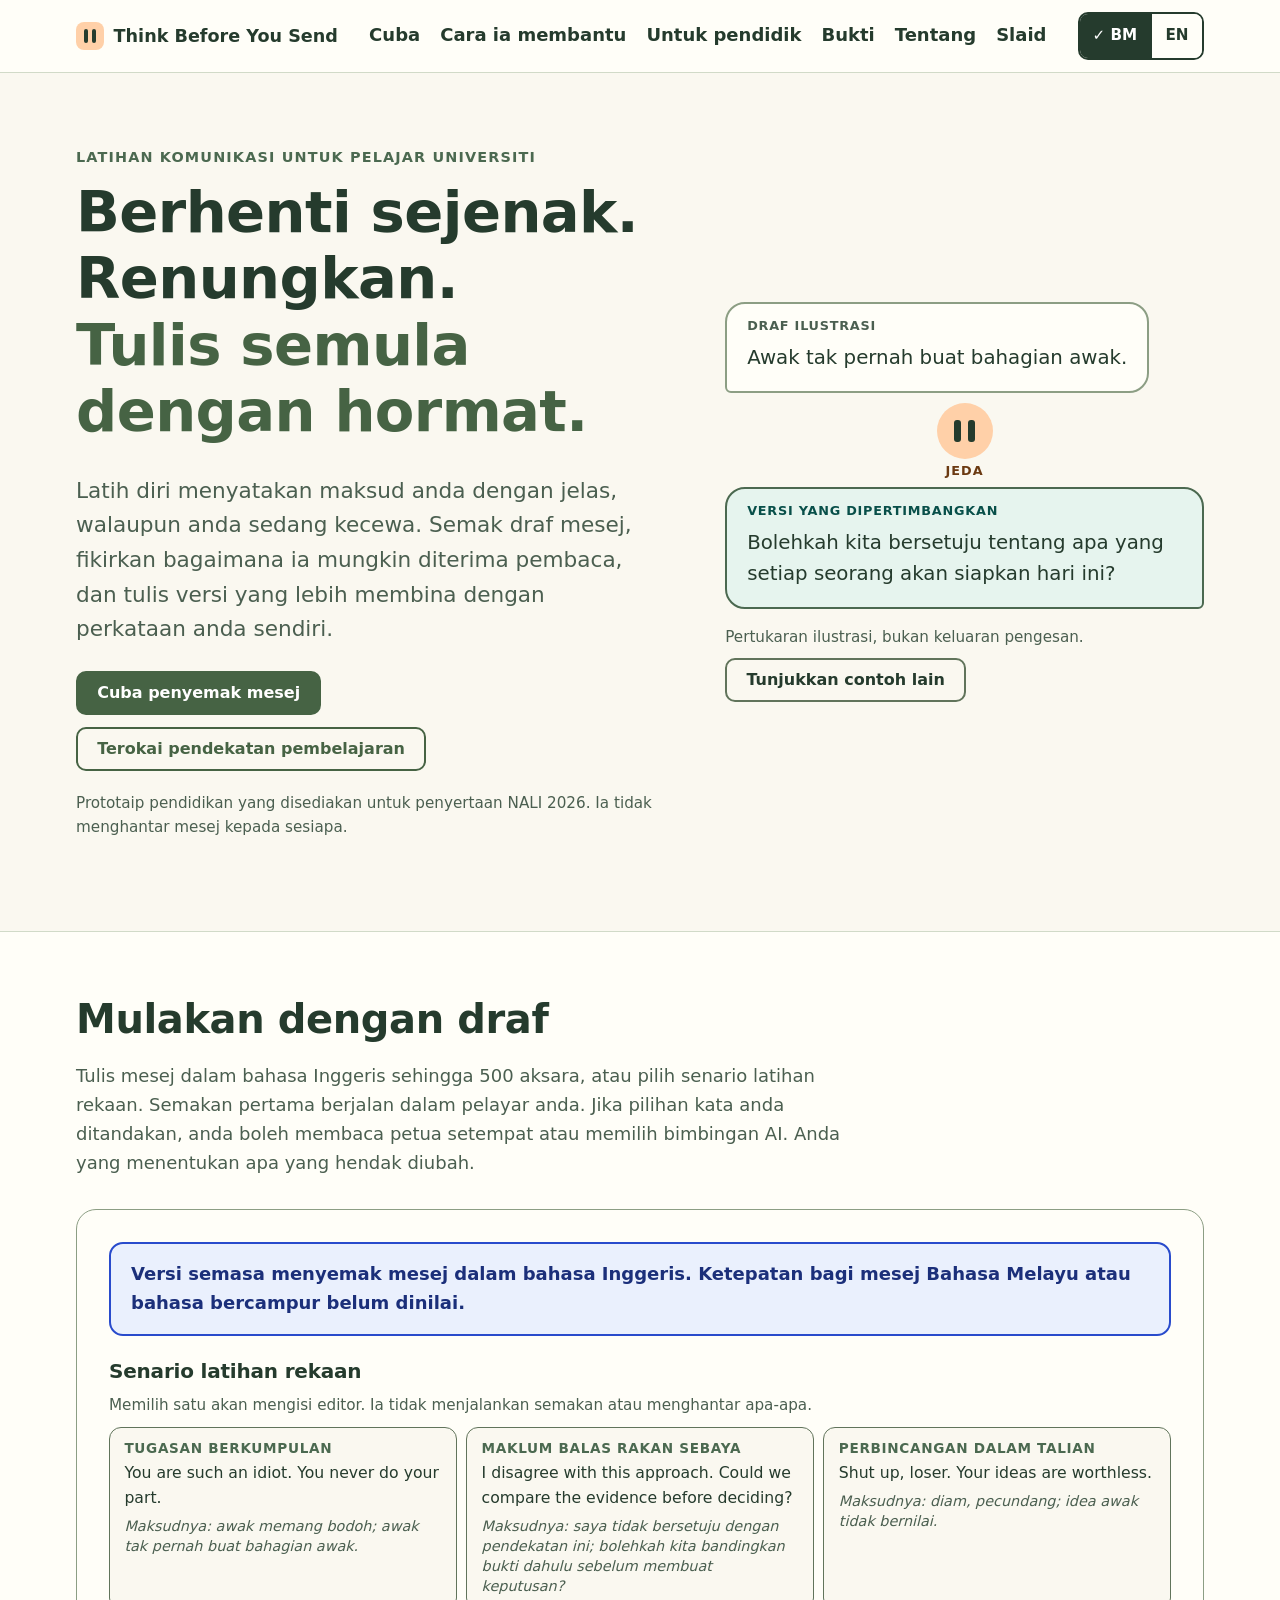
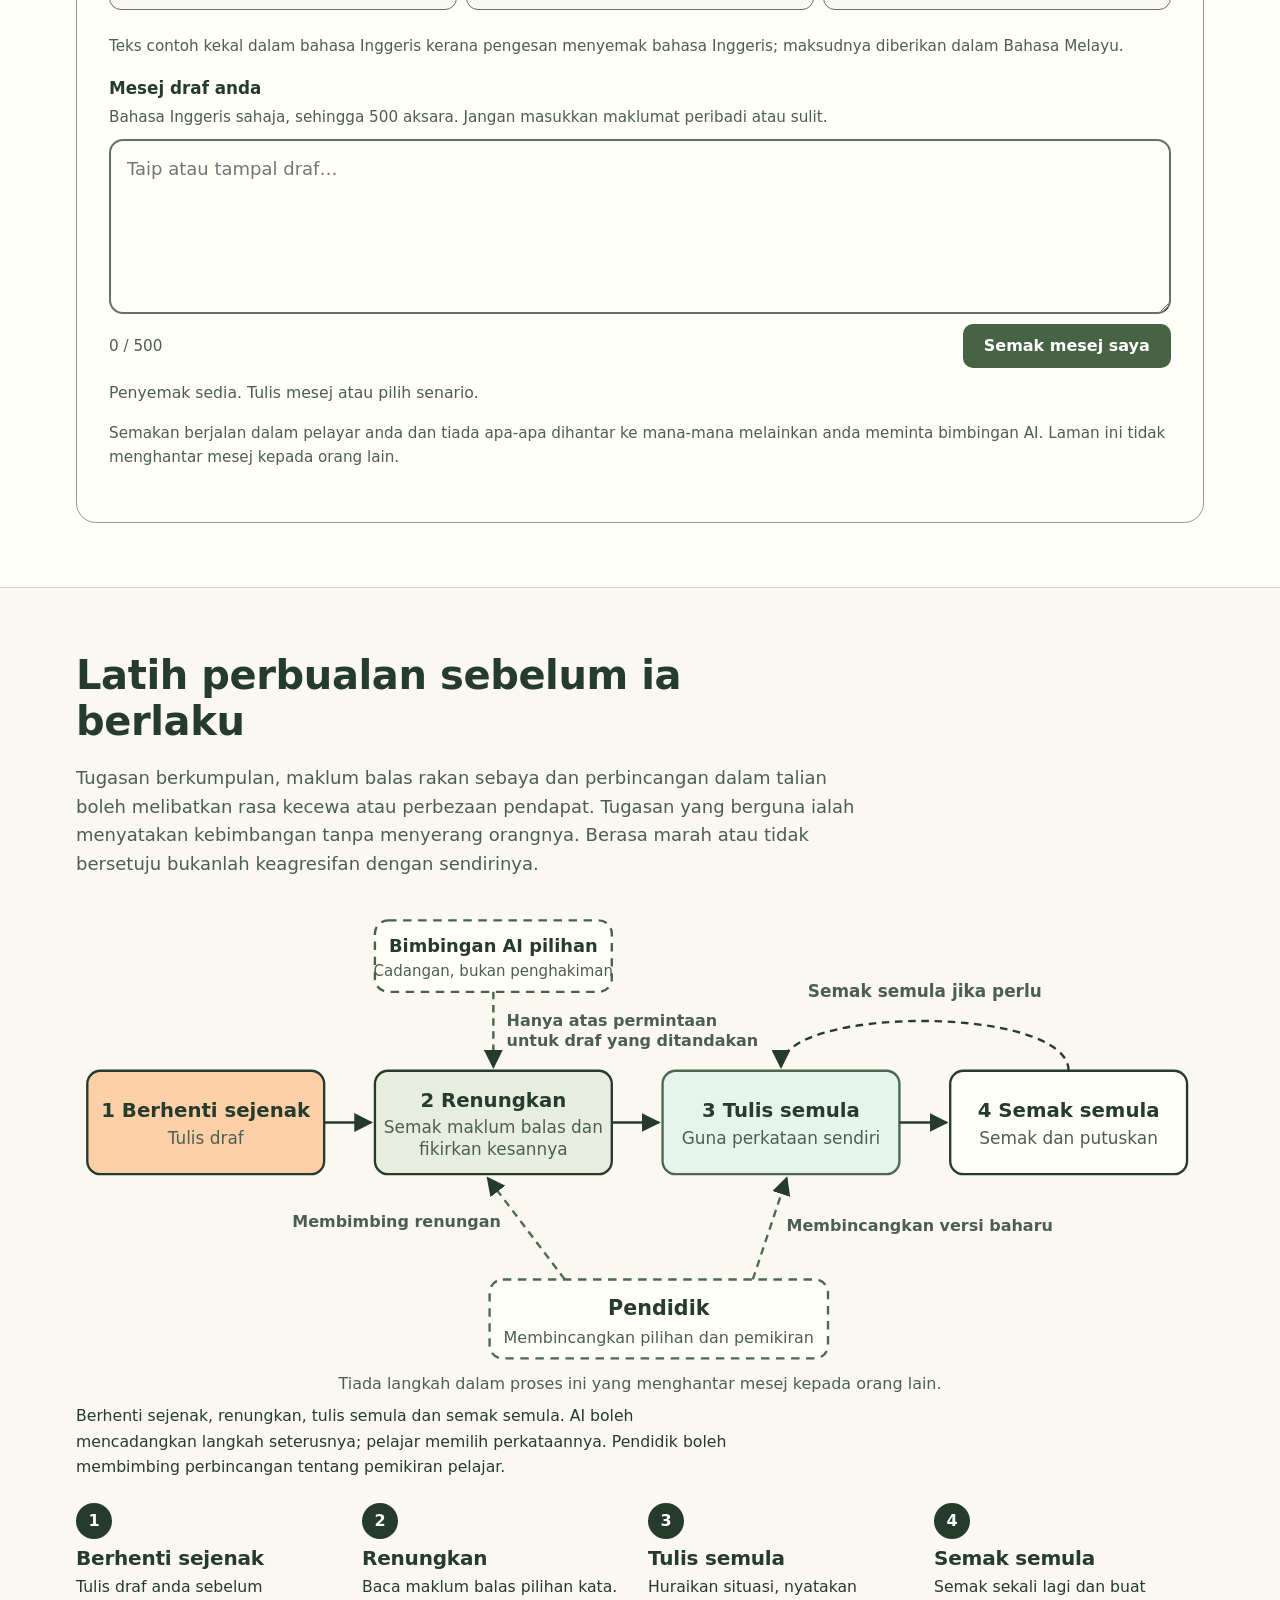
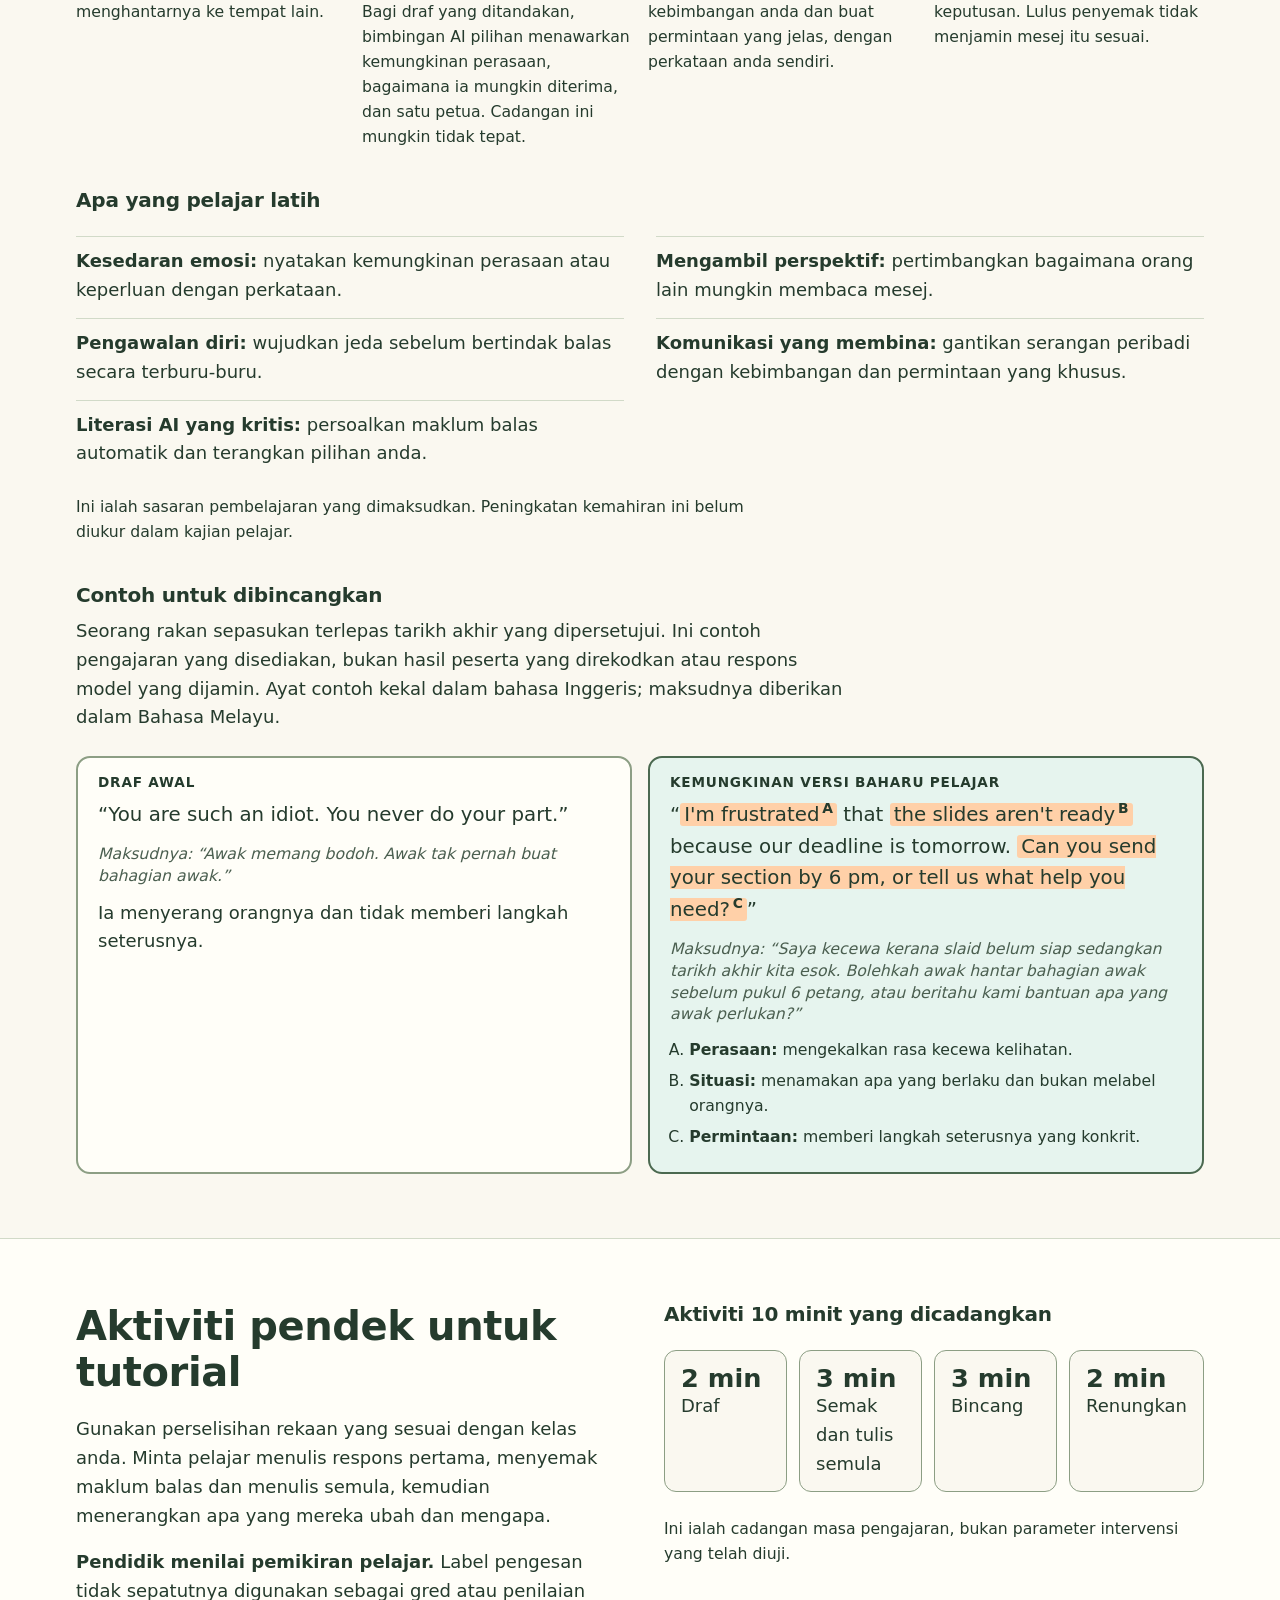
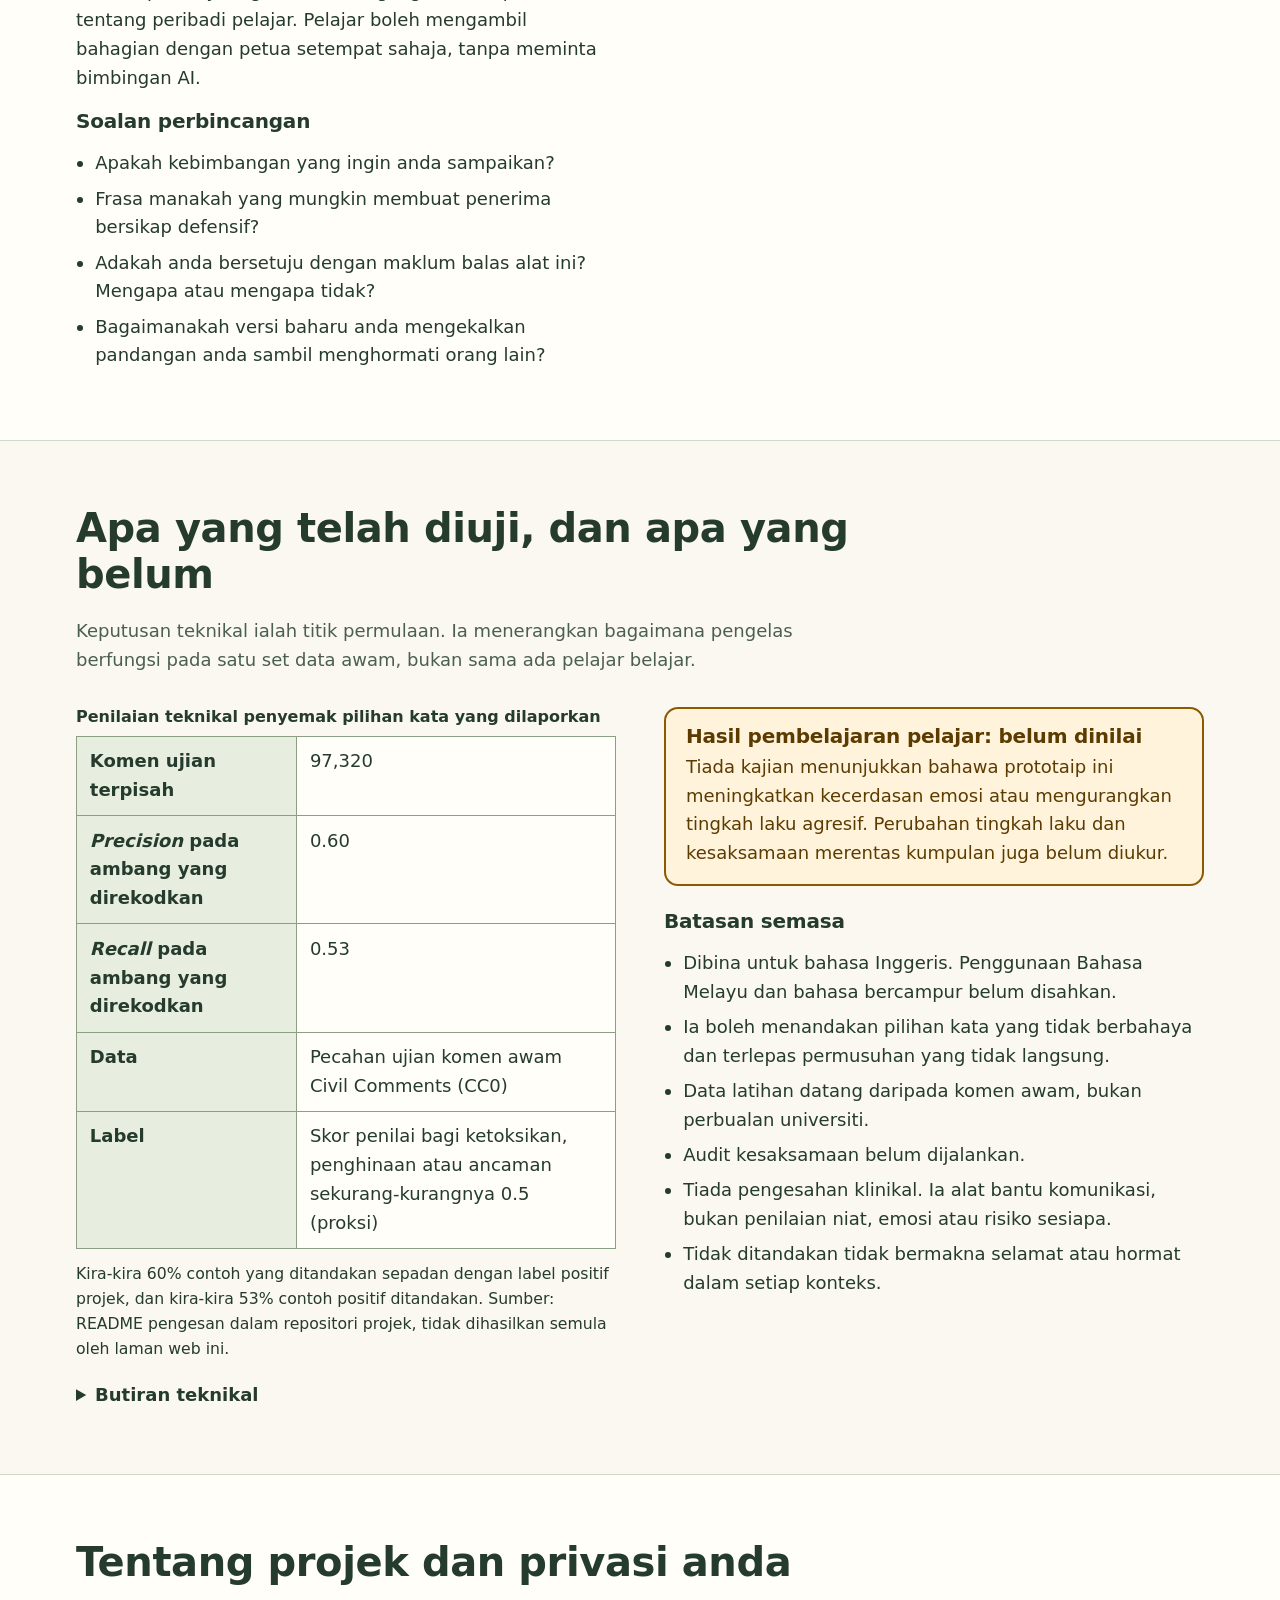
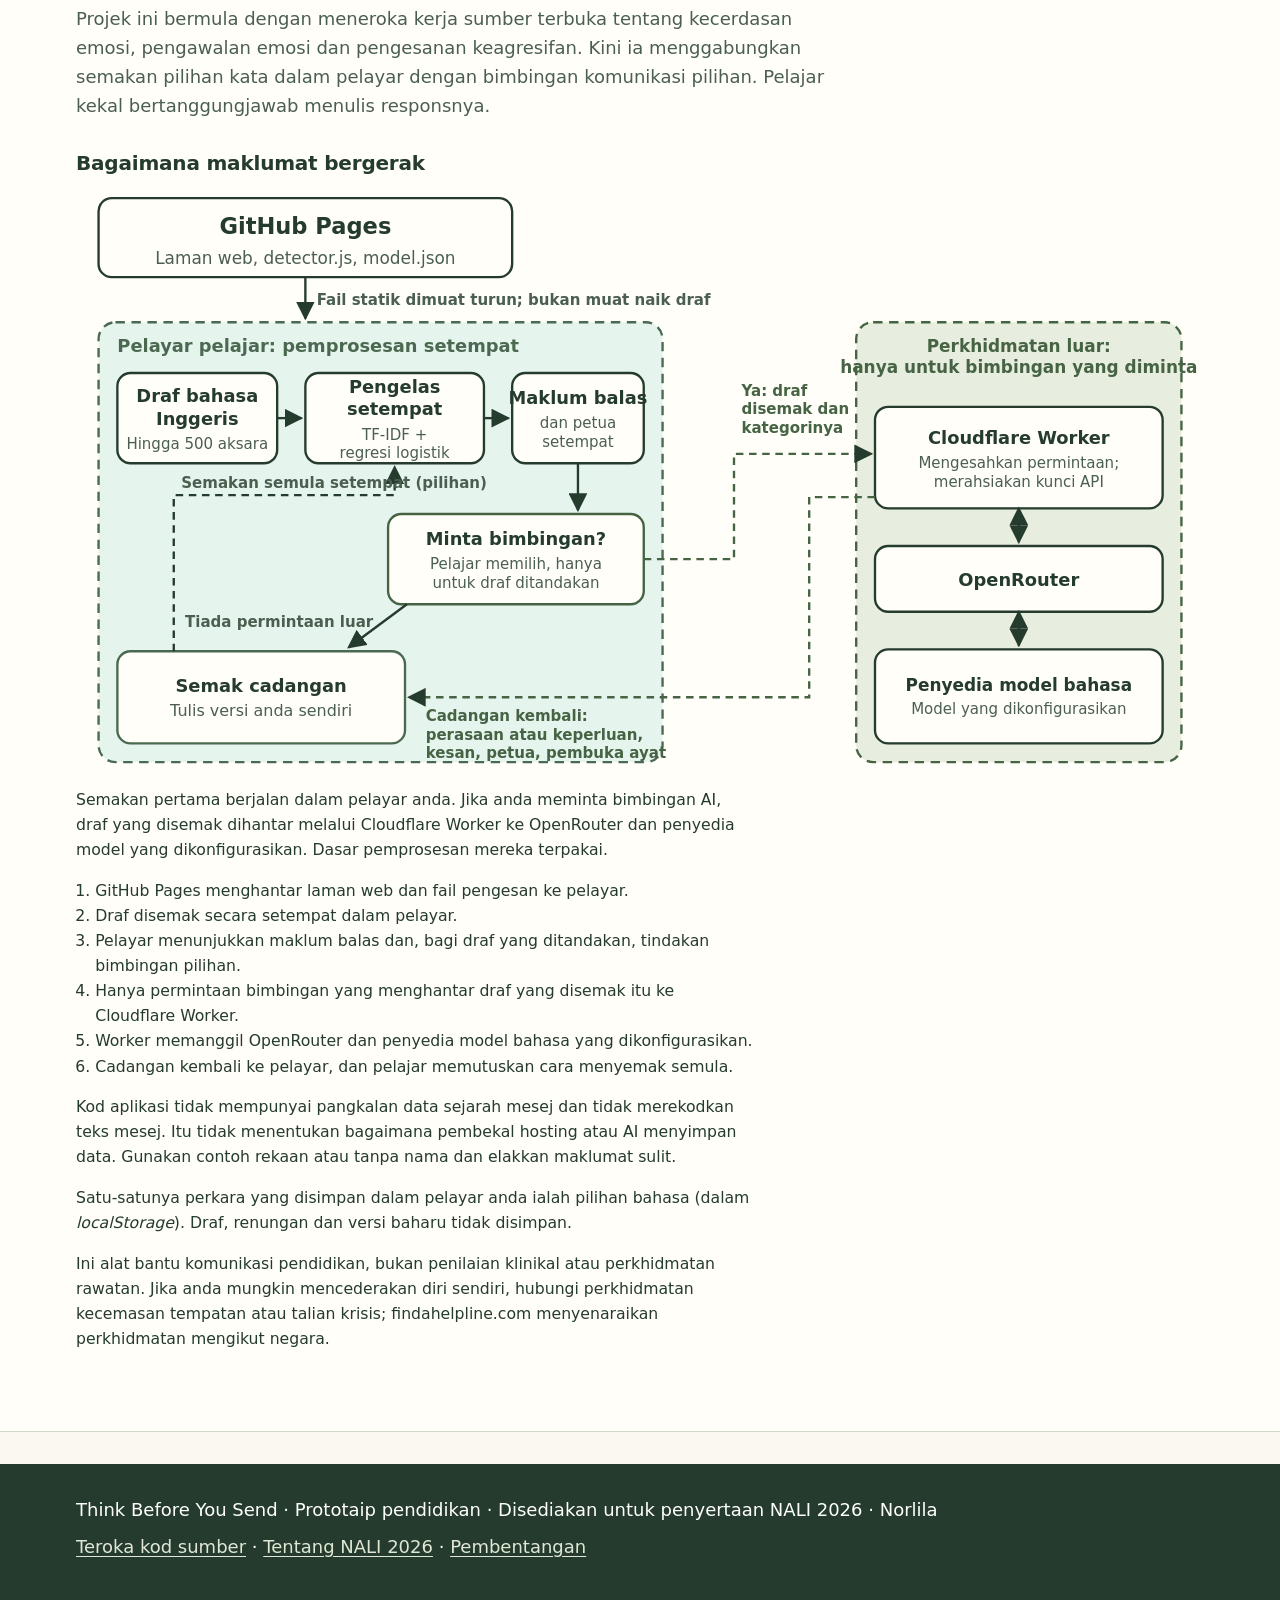
<file: docs/index.html>
<!doctype html>
<html lang="ms-MY" data-title-key="meta.title">
<head>
<meta charset="utf-8">
<meta name="viewport" content="width=device-width, initial-scale=1">
<title>Think Before You Send: berlatih menulis mesej dengan hormat</title>
<meta name="description" content="Alat latihan komunikasi untuk pelajar universiti: semak draf mesej, renungkan bagaimana ia mungkin diterima, dan tulis semula dengan perkataan anda sendiri." data-i18n-attr="content:meta.desc">
<link rel="stylesheet" href="assets/css/site.css">
</head>
<body>
<a class="skip-link" href="#try" data-i18n="skip"></a>

<header class="site-header">
  <div class="container">
    <a class="brand" href="#top"><span class="brand__mark" aria-hidden="true"><i></i><i></i></span>Think Before You Send</a>
    <div class="lang-switch" role="group" data-i18n-attr="aria-label:lang.group" aria-label="Bahasa / Language">
      <button type="button" class="lang-btn" data-set-lang="ms" lang="ms" aria-label="Bahasa Melayu" aria-pressed="true"><span aria-hidden="true">BM</span></button>
      <button type="button" class="lang-btn" data-set-lang="en" lang="en" aria-label="English" aria-pressed="false"><span aria-hidden="true">EN</span></button>
    </div>
    <nav class="site-nav" data-i18n-attr="aria-label:nav.aria" aria-label="Menu utama">
      <ul>
        <li><a href="#try" data-i18n="nav.try"></a></li>
        <li><a href="#how" data-i18n="nav.how"></a></li>
        <li><a href="#educators" data-i18n="nav.educators"></a></li>
        <li><a href="#evidence" data-i18n="nav.evidence"></a></li>
        <li><a href="#about" data-i18n="nav.about"></a></li>
        <li><a href="presentation/" data-i18n="nav.slides"></a></li>
      </ul>
    </nav>
  </div>
</header>
<p class="visually-hidden" id="lang-live" role="status"></p>
<noscript><p class="noscript">Laman ini memerlukan JavaScript untuk penyemak dan pertukaran bahasa. / This page needs JavaScript for the checker and language switch.</p></noscript>

<main id="top">
  <section class="hero" aria-labelledby="hero-title">
    <div class="container hero__grid">
      <div>
        <p class="eyebrow" data-i18n="hero.eyebrow"></p>
        <h1 id="hero-title"><span data-i18n="hero.h1a"></span> <span class="accent" data-i18n="hero.h1b"></span></h1>
        <p class="hero__lede" data-i18n="hero.lede"></p>
        <div class="hero__actions">
          <a class="btn" href="#try" id="cta-try" data-i18n="hero.cta.try"></a>
          <a class="btn btn--secondary" href="#how" data-i18n="hero.cta.how"></a>
        </div>
        <p class="hero__context" data-i18n="hero.context"></p>
      </div>

      <figure class="exchange" aria-labelledby="exchange-cap">
        <div class="exchange__stack">
          <div class="msg msg--draft fade" id="ex-draft-box">
            <span class="msg__label" data-i18n="exchange.draftLabel"></span>
            <p id="ex-draft" data-i18n="hero.ex0.draft"></p>
          </div>
          <div class="pause" aria-hidden="true">
            <span class="pause__icon"><i></i><i></i></span>
            <span class="pause__text" data-i18n="exchange.pause"></span>
          </div>
          <div class="msg msg--revision fade" id="ex-rev-box">
            <span class="msg__label" data-i18n="exchange.revLabel"></span>
            <p id="ex-rev" data-i18n="hero.ex0.rev"></p>
          </div>
        </div>
        <figcaption class="exchange__caption" id="exchange-cap">
          <p data-i18n="exchange.caption"></p>
          <button type="button" class="btn btn--quiet" id="ex-toggle" data-i18n="exchange.toggle"></button>
        </figcaption>
      </figure>
    </div>
  </section>

  <section class="section section--surface" id="try" aria-labelledby="try-title">
    <div class="container">
      <div class="section__intro">
        <h2 id="try-title" data-i18n="try.title"></h2>
        <p data-i18n="try.intro"></p>
      </div>

      <div class="workspace">
        <p class="panel panel--info lang-notice" id="lang-notice" data-i18n="notice.lang"></p>

        <h3 id="scenarios-title" data-i18n="scen.title"></h3>
        <p class="field-hint" data-i18n="scen.hint"></p>
        <ul class="scenario-list" aria-labelledby="scenarios-title">
          <li><button type="button" class="scenario" data-text="You are such an idiot. You never do your part."><strong data-i18n="scen.1.label"></strong><span lang="en">You are such an idiot. You never do your part.</span><small class="gloss" data-i18n="scen.1.gloss" data-i18n-hide-empty></small></button></li>
          <li><button type="button" class="scenario" data-text="I disagree with this approach. Could we compare the evidence before deciding?"><strong data-i18n="scen.2.label"></strong><span lang="en">I disagree with this approach. Could we compare the evidence before deciding?</span><small class="gloss" data-i18n="scen.2.gloss" data-i18n-hide-empty></small></button></li>
          <li><button type="button" class="scenario" data-text="Shut up, loser. Your ideas are worthless."><strong data-i18n="scen.3.label"></strong><span lang="en">Shut up, loser. Your ideas are worthless.</span><small class="gloss" data-i18n="scen.3.gloss" data-i18n-hide-empty></small></button></li>
        </ul>
        <p class="field-hint" data-i18n="scen.note"></p>

        <label class="field-label" for="draft" data-i18n="draft.label"></label>
        <p class="field-hint" id="draft-hint" data-i18n="draft.hint"></p>
        <textarea id="draft" maxlength="500" rows="5" lang="en" aria-describedby="draft-hint lang-notice count draft-error" data-i18n-attr="placeholder:draft.placeholder"></textarea>
        <p class="field-error" id="draft-error" hidden></p>
        <div class="field-row">
          <span class="counter" id="count">0 / 500</span>
          <button type="button" class="btn" id="check" disabled data-i18n="check.btn"></button>
        </div>
        <p class="status" id="status" role="status"></p>
        <p class="privacy-line" data-i18n="privacy.line"></p>

        <div class="result" id="result"></div>

        <div class="reflect" id="reflect" hidden>
          <h3 data-i18n="reflect.title"></h3>
          <label class="field-label" for="reflection" data-i18n="reflect.label"></label>
          <p class="field-hint" data-i18n="reflect.hint"></p>
          <textarea id="reflection" rows="3" maxlength="1000"></textarea>
          <div class="btn-row">
            <button type="button" class="btn btn--secondary" id="write-revision" data-i18n="reflect.writeRev"></button>
            <button type="button" class="btn btn--quiet" id="reset" data-i18n="reflect.reset"></button>
          </div>

          <div id="revision-wrap" hidden>
            <label class="field-label" for="revision" style="margin-top:1.25rem" data-i18n="rev.label"></label>
            <p class="field-hint" id="revision-hint" data-i18n="rev.hint"></p>
            <textarea id="revision" maxlength="500" rows="4" lang="en" aria-describedby="revision-hint revision-count revision-error"></textarea>
            <p class="field-error" id="revision-error" hidden></p>
            <div class="field-row">
              <span class="counter" id="revision-count">0 / 500</span>
              <button type="button" class="btn" id="check-revision" data-i18n="rev.check"></button>
            </div>
            <div class="result" id="revision-result"></div>
          </div>
        </div>
      </div>
    </div>
  </section>

  <section class="section" id="how" aria-labelledby="how-title">
    <div class="container">
      <div class="section__intro">
        <h2 id="how-title" data-i18n="how.title"></h2>
        <p data-i18n="how.intro"></p>
      </div>

      <figure class="diagram diagram--wide" data-lang-block="ms">
        <!-- diagram:learning-process.ms.svg -->
<svg xmlns="http://www.w3.org/2000/svg" viewBox="0 0 1200 524" role="img" lang="ms-MY" aria-labelledby="lp-ms-t lp-ms-d" font-family='Manrope, "Avenir Next", "Segoe UI", system-ui, -apple-system, Arial, sans-serif'>
<title id="lp-ms-t">Proses pembelajaran: berhenti sejenak, renungkan, tulis semula, semak semula</title>
<desc id="lp-ms-d">Empat langkah berturutan: Berhenti sejenak (tulis draf), Renungkan (semak maklum balas dan fikirkan kesannya), Tulis semula (guna perkataan sendiri), Semak semula (semak dan putuskan), dengan gelung putus-putus dari Semak semula kembali ke Tulis semula. Bimbingan AI pilihan menyokong langkah Renungkan hanya atas permintaan bagi draf yang ditandakan. Pendidik membimbing renungan dan membincangkan versi baharu. Tiada langkah menghantar mesej kepada orang lain.</desc>
<defs>
<marker id="lp-ms-m" viewBox="0 0 10 10" refX="9" refY="5" markerWidth="8" markerHeight="8" orient="auto-start-reverse"><path d="M0 0 L10 5 L0 10 z" fill="#253B2D"/></marker>
<marker id="lp-ms-ms" viewBox="0 0 10 10" refX="1" refY="5" markerWidth="8" markerHeight="8" orient="auto"><path d="M10 0 L0 5 L10 10 z" fill="#253B2D"/></marker>
</defs>
<rect x="12" y="170" width="252" height="110" rx="14" fill="#FFD0A8" stroke="#253B2D" stroke-width="2.5"/><text x="138" y="219.625" text-anchor="middle" font-size="21" font-weight="800" fill="#253B2D"><tspan x="138" dy="0">1  Berhenti sejenak</tspan></text><text x="138" y="247.875" text-anchor="middle" font-size="18" font-weight="500" fill="#4B5F50"><tspan x="138" dy="0">Tulis draf</tspan></text><rect x="318" y="170" width="252" height="110" rx="14" fill="#E8EEDF" stroke="#253B2D" stroke-width="2.5"/><text x="444" y="208.375" text-anchor="middle" font-size="21" font-weight="800" fill="#253B2D"><tspan x="444" dy="0">2  Renungkan</tspan></text><text x="444" y="236.625" text-anchor="middle" font-size="18" font-weight="500" fill="#4B5F50"><tspan x="444" dy="0">Semak maklum balas dan</tspan><tspan x="444" dy="22.5">fikirkan kesannya</tspan></text><rect x="624" y="170" width="252" height="110" rx="14" fill="#E6F4EE" stroke="#4B6950" stroke-width="2.5"/><text x="750" y="219.625" text-anchor="middle" font-size="21" font-weight="800" fill="#253B2D"><tspan x="750" dy="0">3  Tulis semula</tspan></text><text x="750" y="247.875" text-anchor="middle" font-size="18" font-weight="500" fill="#4B5F50"><tspan x="750" dy="0">Guna perkataan sendiri</tspan></text><rect x="930" y="170" width="252" height="110" rx="14" fill="#FFFEF8" stroke="#253B2D" stroke-width="2.5"/><text x="1056" y="219.625" text-anchor="middle" font-size="21" font-weight="800" fill="#253B2D"><tspan x="1056" dy="0">4  Semak semula</tspan></text><text x="1056" y="247.875" text-anchor="middle" font-size="18" font-weight="500" fill="#4B5F50"><tspan x="1056" dy="0">Semak dan putuskan</tspan></text><path d="M264 225 H314" fill="none" stroke="#253B2D" stroke-width="2.5" marker-end="url(#lp-ms-m)"/><path d="M570 225 H620" fill="none" stroke="#253B2D" stroke-width="2.5" marker-end="url(#lp-ms-m)"/><path d="M876 225 H926" fill="none" stroke="#253B2D" stroke-width="2.5" marker-end="url(#lp-ms-m)"/><path d="M1056 170 C1056 100 750 100 750 166" fill="none" stroke="#253B2D" stroke-width="2.5" stroke-dasharray="8 6" marker-end="url(#lp-ms-m)"/><text x="903" y="92" text-anchor="middle" font-size="18" font-weight="600" fill="#4B5F50"><tspan x="903" dy="0">Semak semula jika perlu</tspan></text><rect x="318" y="10" width="252" height="76" rx="14" fill="#FFFEF8" stroke="#466344" stroke-width="2.5" stroke-dasharray="9 7"/><text x="444" y="43.125" text-anchor="middle" font-size="19" font-weight="800" fill="#253B2D"><tspan x="444" dy="0">Bimbingan AI pilihan</tspan></text><text x="444" y="68.875" text-anchor="middle" font-size="16" font-weight="500" fill="#4B5F50"><tspan x="444" dy="0">Cadangan, bukan penghakiman</tspan></text><path d="M444 86 V166" fill="none" stroke="#466344" stroke-width="2.5" stroke-dasharray="8 6" marker-end="url(#lp-ms-m)"/><text x="458" y="122" text-anchor="start" font-size="17" font-weight="600" fill="#4B5F50"><tspan x="458" dy="0">Hanya atas permintaan</tspan><tspan x="458" dy="21.25">untuk draf yang ditandakan</tspan></text><rect x="440" y="392" width="360" height="84" rx="14" fill="#FFFEF8" stroke="#4B6950" stroke-width="2.5" stroke-dasharray="9 7"/><text x="620" y="429.625" text-anchor="middle" font-size="22" font-weight="800" fill="#253B2D"><tspan x="620" dy="0">Pendidik</tspan></text><text x="620" y="459.125" text-anchor="middle" font-size="17" font-weight="500" fill="#4B5F50"><tspan x="620" dy="0">Membincangkan pilihan dan pemikiran</tspan></text><path d="M520 392 L438 284" fill="none" stroke="#4B6950" stroke-width="2.5" stroke-dasharray="8 6" marker-end="url(#lp-ms-m)"/><path d="M720 392 L756 284" fill="none" stroke="#4B6950" stroke-width="2.5" stroke-dasharray="8 6" marker-end="url(#lp-ms-m)"/><text x="452" y="336" text-anchor="end" font-size="17" font-weight="600" fill="#4B5F50"><tspan x="452" dy="0">Membimbing renungan</tspan></text><text x="756" y="340" text-anchor="start" font-size="17" font-weight="600" fill="#4B5F50"><tspan x="756" dy="0">Membincangkan versi baharu</tspan></text><text x="600" y="508" text-anchor="middle" font-size="17" font-weight="500" fill="#4B5F50"><tspan x="600" dy="0">Tiada langkah dalam proses ini yang menghantar mesej kepada orang lain.</tspan></text>
</svg>
<!-- /diagram:learning-process.ms.svg -->
      </figure>
      <figure class="diagram diagram--wide" data-lang-block="en">
        <!-- diagram:learning-process.en.svg -->
<svg xmlns="http://www.w3.org/2000/svg" viewBox="0 0 1200 524" role="img" lang="en" aria-labelledby="lp-en-t lp-en-d" font-family='Manrope, "Avenir Next", "Segoe UI", system-ui, -apple-system, Arial, sans-serif'>
<title id="lp-en-t">Learning process: pause, reflect, rewrite, recheck</title>
<desc id="lp-en-d">Four steps in a row: Pause (write a draft), Reflect (review feedback and consider its impact), Rewrite (use your own words), Recheck (review and decide), with a dashed loop from Recheck back to Rewrite. Optional AI coaching feeds Reflect only on request for a flagged draft. An educator guides reflection and discusses the revision. No step sends a message to another person.</desc>
<defs>
<marker id="lp-en-m" viewBox="0 0 10 10" refX="9" refY="5" markerWidth="8" markerHeight="8" orient="auto-start-reverse"><path d="M0 0 L10 5 L0 10 z" fill="#253B2D"/></marker>
<marker id="lp-en-ms" viewBox="0 0 10 10" refX="1" refY="5" markerWidth="8" markerHeight="8" orient="auto"><path d="M10 0 L0 5 L10 10 z" fill="#253B2D"/></marker>
</defs>
<rect x="12" y="170" width="252" height="110" rx="14" fill="#FFD0A8" stroke="#253B2D" stroke-width="2.5"/><text x="138" y="220.75" text-anchor="middle" font-size="24" font-weight="800" fill="#253B2D"><tspan x="138" dy="0">1  Pause</tspan></text><text x="138" y="252.75" text-anchor="middle" font-size="18" font-weight="500" fill="#4B5F50"><tspan x="138" dy="0">Write a draft</tspan></text><rect x="318" y="170" width="252" height="110" rx="14" fill="#E8EEDF" stroke="#253B2D" stroke-width="2.5"/><text x="444" y="209.5" text-anchor="middle" font-size="24" font-weight="800" fill="#253B2D"><tspan x="444" dy="0">2  Reflect</tspan></text><text x="444" y="241.5" text-anchor="middle" font-size="18" font-weight="500" fill="#4B5F50"><tspan x="444" dy="0">Review feedback and</tspan><tspan x="444" dy="22.5">consider its impact</tspan></text><rect x="624" y="170" width="252" height="110" rx="14" fill="#E6F4EE" stroke="#4B6950" stroke-width="2.5"/><text x="750" y="220.75" text-anchor="middle" font-size="24" font-weight="800" fill="#253B2D"><tspan x="750" dy="0">3  Rewrite</tspan></text><text x="750" y="252.75" text-anchor="middle" font-size="18" font-weight="500" fill="#4B5F50"><tspan x="750" dy="0">Use your own words</tspan></text><rect x="930" y="170" width="252" height="110" rx="14" fill="#FFFEF8" stroke="#253B2D" stroke-width="2.5"/><text x="1056" y="220.75" text-anchor="middle" font-size="24" font-weight="800" fill="#253B2D"><tspan x="1056" dy="0">4  Recheck</tspan></text><text x="1056" y="252.75" text-anchor="middle" font-size="18" font-weight="500" fill="#4B5F50"><tspan x="1056" dy="0">Review and decide</tspan></text><path d="M264 225 H314" fill="none" stroke="#253B2D" stroke-width="2.5" marker-end="url(#lp-en-m)"/><path d="M570 225 H620" fill="none" stroke="#253B2D" stroke-width="2.5" marker-end="url(#lp-en-m)"/><path d="M876 225 H926" fill="none" stroke="#253B2D" stroke-width="2.5" marker-end="url(#lp-en-m)"/><path d="M1056 170 C1056 100 750 100 750 166" fill="none" stroke="#253B2D" stroke-width="2.5" stroke-dasharray="8 6" marker-end="url(#lp-en-m)"/><text x="903" y="92" text-anchor="middle" font-size="18" font-weight="600" fill="#4B5F50"><tspan x="903" dy="0">Revise again if useful</tspan></text><rect x="318" y="10" width="252" height="76" rx="14" fill="#FFFEF8" stroke="#466344" stroke-width="2.5" stroke-dasharray="9 7"/><text x="444" y="43.125" text-anchor="middle" font-size="19" font-weight="800" fill="#253B2D"><tspan x="444" dy="0">Optional AI coaching</tspan></text><text x="444" y="68.875" text-anchor="middle" font-size="16" font-weight="500" fill="#4B5F50"><tspan x="444" dy="0">Suggestions, not a verdict</tspan></text><path d="M444 86 V166" fill="none" stroke="#466344" stroke-width="2.5" stroke-dasharray="8 6" marker-end="url(#lp-en-m)"/><text x="458" y="122" text-anchor="start" font-size="17" font-weight="600" fill="#4B5F50"><tspan x="458" dy="0">Only on request</tspan><tspan x="458" dy="21.25">for a flagged draft</tspan></text><rect x="440" y="392" width="360" height="84" rx="14" fill="#FFFEF8" stroke="#4B6950" stroke-width="2.5" stroke-dasharray="9 7"/><text x="620" y="429.625" text-anchor="middle" font-size="22" font-weight="800" fill="#253B2D"><tspan x="620" dy="0">Educator</tspan></text><text x="620" y="459.125" text-anchor="middle" font-size="17" font-weight="500" fill="#4B5F50"><tspan x="620" dy="0">Discusses choices and reasoning</tspan></text><path d="M520 392 L438 284" fill="none" stroke="#4B6950" stroke-width="2.5" stroke-dasharray="8 6" marker-end="url(#lp-en-m)"/><path d="M720 392 L756 284" fill="none" stroke="#4B6950" stroke-width="2.5" stroke-dasharray="8 6" marker-end="url(#lp-en-m)"/><text x="452" y="336" text-anchor="end" font-size="17" font-weight="600" fill="#4B5F50"><tspan x="452" dy="0">Guides reflection</tspan></text><text x="756" y="340" text-anchor="start" font-size="17" font-weight="600" fill="#4B5F50"><tspan x="756" dy="0">Discusses the revision</tspan></text><text x="600" y="508" text-anchor="middle" font-size="17" font-weight="500" fill="#4B5F50"><tspan x="600" dy="0">Nothing in this process sends a message to another person.</tspan></text>
</svg>
<!-- /diagram:learning-process.en.svg -->
      </figure>
      <figure class="diagram diagram--tall" data-lang-block="ms">
        <!-- diagram:learning-process-mobile.ms.svg -->
<svg xmlns="http://www.w3.org/2000/svg" viewBox="0 0 420 870" role="img" lang="ms-MY" aria-labelledby="lpm-ms-t lpm-ms-d" font-family='Manrope, "Avenir Next", "Segoe UI", system-ui, -apple-system, Arial, sans-serif'>
<title id="lpm-ms-t">Proses pembelajaran: berhenti sejenak, renungkan, tulis semula, semak semula</title>
<desc id="lpm-ms-d">Empat langkah berturutan: Berhenti sejenak (tulis draf), Renungkan (semak maklum balas dan fikirkan kesannya), Tulis semula (guna perkataan sendiri), Semak semula (semak dan putuskan), dengan gelung putus-putus dari Semak semula kembali ke Tulis semula. Bimbingan AI pilihan menyokong langkah Renungkan hanya atas permintaan bagi draf yang ditandakan. Pendidik membimbing renungan dan membincangkan versi baharu. Tiada langkah menghantar mesej kepada orang lain.</desc>
<defs>
<marker id="lpm-ms-m" viewBox="0 0 10 10" refX="9" refY="5" markerWidth="8" markerHeight="8" orient="auto-start-reverse"><path d="M0 0 L10 5 L0 10 z" fill="#253B2D"/></marker>
<marker id="lpm-ms-ms" viewBox="0 0 10 10" refX="1" refY="5" markerWidth="8" markerHeight="8" orient="auto"><path d="M10 0 L0 5 L10 10 z" fill="#253B2D"/></marker>
</defs>
<rect x="30" y="20" width="340" height="90" rx="14" fill="#FFD0A8" stroke="#253B2D" stroke-width="2.5"/><text x="200" y="59.625" text-anchor="middle" font-size="21" font-weight="800" fill="#253B2D"><tspan x="200" dy="0">1  Berhenti sejenak</tspan></text><text x="200" y="87.875" text-anchor="middle" font-size="18" font-weight="500" fill="#4B5F50"><tspan x="200" dy="0">Tulis draf</tspan></text><path d="M200 110 V158" fill="none" stroke="#253B2D" stroke-width="2.5" marker-end="url(#lpm-ms-m)"/><rect x="30" y="162" width="340" height="100" rx="14" fill="#E8EEDF" stroke="#253B2D" stroke-width="2.5"/><text x="200" y="195.375" text-anchor="middle" font-size="21" font-weight="800" fill="#253B2D"><tspan x="200" dy="0">2  Renungkan</tspan></text><text x="200" y="223.625" text-anchor="middle" font-size="18" font-weight="500" fill="#4B5F50"><tspan x="200" dy="0">Semak maklum balas dan</tspan><tspan x="200" dy="22.5">fikirkan kesannya</tspan></text><rect x="100" y="296" width="290" height="90" rx="14" fill="#FFFEF8" stroke="#466344" stroke-width="2.5" stroke-dasharray="9 7"/><text x="245" y="327" text-anchor="middle" font-size="18" font-weight="800" fill="#253B2D"><tspan x="245" dy="0">Bimbingan AI pilihan</tspan></text><text x="245" y="351.5" text-anchor="middle" font-size="15" font-weight="500" fill="#4B5F50"><tspan x="245" dy="0">Cadangan, hanya atas permintaan</tspan><tspan x="245" dy="18.75">untuk draf yang ditandakan</tspan></text><path d="M245 296 V266" fill="none" stroke="#466344" stroke-width="2.5" stroke-dasharray="8 6" marker-end="url(#lpm-ms-m)"/><path d="M60 262 V420" fill="none" stroke="#253B2D" stroke-width="2.5" marker-end="url(#lpm-ms-m)"/><rect x="30" y="424" width="340" height="90" rx="14" fill="#E6F4EE" stroke="#4B6950" stroke-width="2.5"/><text x="200" y="463.625" text-anchor="middle" font-size="21" font-weight="800" fill="#253B2D"><tspan x="200" dy="0">3  Tulis semula</tspan></text><text x="200" y="491.875" text-anchor="middle" font-size="18" font-weight="500" fill="#4B5F50"><tspan x="200" dy="0">Guna perkataan sendiri</tspan></text><path d="M200 514 V562" fill="none" stroke="#253B2D" stroke-width="2.5" marker-end="url(#lpm-ms-m)"/><rect x="30" y="566" width="340" height="100" rx="14" fill="#FFFEF8" stroke="#253B2D" stroke-width="2.5"/><text x="200" y="599.375" text-anchor="middle" font-size="21" font-weight="800" fill="#253B2D"><tspan x="200" dy="0">4  Semak semula</tspan></text><text x="200" y="627.625" text-anchor="middle" font-size="18" font-weight="500" fill="#4B5F50"><tspan x="200" dy="0">Semak dan putuskan;</tspan><tspan x="200" dy="22.5">semak semula jika perlu</tspan></text><path d="M370 616 H392 V469 H374" fill="none" stroke="#253B2D" stroke-width="2.5" stroke-dasharray="8 6" marker-end="url(#lpm-ms-m)"/><rect x="30" y="720" width="340" height="96" rx="14" fill="#FFFEF8" stroke="#4B6950" stroke-width="2.5" stroke-dasharray="9 7"/><text x="200" y="754.75" text-anchor="middle" font-size="20" font-weight="800" fill="#253B2D"><tspan x="200" dy="0">Pendidik</tspan></text><text x="200" y="781.75" text-anchor="middle" font-size="15" font-weight="500" fill="#4B5F50"><tspan x="200" dy="0">Membimbing renungan dan membincangkan</tspan><tspan x="200" dy="18.75">versi baharu serta pemikiran</tspan></text><text x="200" y="848" text-anchor="middle" font-size="15" font-weight="500" fill="#4B5F50"><tspan x="200" dy="0">Tiada langkah menghantar mesej kepada orang lain.</tspan></text>
</svg>
<!-- /diagram:learning-process-mobile.ms.svg -->
      </figure>
      <figure class="diagram diagram--tall" data-lang-block="en">
        <!-- diagram:learning-process-mobile.en.svg -->
<svg xmlns="http://www.w3.org/2000/svg" viewBox="0 0 420 870" role="img" lang="en" aria-labelledby="lpm-en-t lpm-en-d" font-family='Manrope, "Avenir Next", "Segoe UI", system-ui, -apple-system, Arial, sans-serif'>
<title id="lpm-en-t">Learning process: pause, reflect, rewrite, recheck</title>
<desc id="lpm-en-d">Four steps in a row: Pause (write a draft), Reflect (review feedback and consider its impact), Rewrite (use your own words), Recheck (review and decide), with a dashed loop from Recheck back to Rewrite. Optional AI coaching feeds Reflect only on request for a flagged draft. An educator guides reflection and discusses the revision. No step sends a message to another person.</desc>
<defs>
<marker id="lpm-en-m" viewBox="0 0 10 10" refX="9" refY="5" markerWidth="8" markerHeight="8" orient="auto-start-reverse"><path d="M0 0 L10 5 L0 10 z" fill="#253B2D"/></marker>
<marker id="lpm-en-ms" viewBox="0 0 10 10" refX="1" refY="5" markerWidth="8" markerHeight="8" orient="auto"><path d="M10 0 L0 5 L10 10 z" fill="#253B2D"/></marker>
</defs>
<rect x="30" y="20" width="340" height="90" rx="14" fill="#FFD0A8" stroke="#253B2D" stroke-width="2.5"/><text x="200" y="60.75" text-anchor="middle" font-size="24" font-weight="800" fill="#253B2D"><tspan x="200" dy="0">1  Pause</tspan></text><text x="200" y="92.75" text-anchor="middle" font-size="18" font-weight="500" fill="#4B5F50"><tspan x="200" dy="0">Write a draft</tspan></text><path d="M200 110 V158" fill="none" stroke="#253B2D" stroke-width="2.5" marker-end="url(#lpm-en-m)"/><rect x="30" y="162" width="340" height="100" rx="14" fill="#E8EEDF" stroke="#253B2D" stroke-width="2.5"/><text x="200" y="196.5" text-anchor="middle" font-size="24" font-weight="800" fill="#253B2D"><tspan x="200" dy="0">2  Reflect</tspan></text><text x="200" y="228.5" text-anchor="middle" font-size="18" font-weight="500" fill="#4B5F50"><tspan x="200" dy="0">Review feedback and</tspan><tspan x="200" dy="22.5">consider its impact</tspan></text><rect x="100" y="296" width="290" height="90" rx="14" fill="#FFFEF8" stroke="#466344" stroke-width="2.5" stroke-dasharray="9 7"/><text x="245" y="327" text-anchor="middle" font-size="18" font-weight="800" fill="#253B2D"><tspan x="245" dy="0">Optional AI coaching</tspan></text><text x="245" y="351.5" text-anchor="middle" font-size="15" font-weight="500" fill="#4B5F50"><tspan x="245" dy="0">Suggestions, only on request</tspan><tspan x="245" dy="18.75">for a flagged draft</tspan></text><path d="M245 296 V266" fill="none" stroke="#466344" stroke-width="2.5" stroke-dasharray="8 6" marker-end="url(#lpm-en-m)"/><path d="M60 262 V420" fill="none" stroke="#253B2D" stroke-width="2.5" marker-end="url(#lpm-en-m)"/><rect x="30" y="424" width="340" height="90" rx="14" fill="#E6F4EE" stroke="#4B6950" stroke-width="2.5"/><text x="200" y="464.75" text-anchor="middle" font-size="24" font-weight="800" fill="#253B2D"><tspan x="200" dy="0">3  Rewrite</tspan></text><text x="200" y="496.75" text-anchor="middle" font-size="18" font-weight="500" fill="#4B5F50"><tspan x="200" dy="0">Use your own words</tspan></text><path d="M200 514 V562" fill="none" stroke="#253B2D" stroke-width="2.5" marker-end="url(#lpm-en-m)"/><rect x="30" y="566" width="340" height="100" rx="14" fill="#FFFEF8" stroke="#253B2D" stroke-width="2.5"/><text x="200" y="600.5" text-anchor="middle" font-size="24" font-weight="800" fill="#253B2D"><tspan x="200" dy="0">4  Recheck</tspan></text><text x="200" y="632.5" text-anchor="middle" font-size="18" font-weight="500" fill="#4B5F50"><tspan x="200" dy="0">Review and decide;</tspan><tspan x="200" dy="22.5">revise again if useful</tspan></text><path d="M370 616 H392 V469 H374" fill="none" stroke="#253B2D" stroke-width="2.5" stroke-dasharray="8 6" marker-end="url(#lpm-en-m)"/><rect x="30" y="720" width="340" height="96" rx="14" fill="#FFFEF8" stroke="#4B6950" stroke-width="2.5" stroke-dasharray="9 7"/><text x="200" y="754.75" text-anchor="middle" font-size="20" font-weight="800" fill="#253B2D"><tspan x="200" dy="0">Educator</tspan></text><text x="200" y="781.75" text-anchor="middle" font-size="15" font-weight="500" fill="#4B5F50"><tspan x="200" dy="0">Guides reflection and discusses</tspan><tspan x="200" dy="18.75">the revision and reasoning</tspan></text><text x="200" y="848" text-anchor="middle" font-size="15" font-weight="500" fill="#4B5F50"><tspan x="200" dy="0">No step sends a message to another person.</tspan></text>
</svg>
<!-- /diagram:learning-process-mobile.en.svg -->
      </figure>
      <p class="diagram-caption text-equivalent" data-i18n="how.caption"></p>

      <ol class="steps">
        <li><h3 data-i18n="step.1.t"></h3><p data-i18n="step.1.d"></p></li>
        <li><h3 data-i18n="step.2.t"></h3><p data-i18n="step.2.d"></p></li>
        <li><h3 data-i18n="step.3.t"></h3><p data-i18n="step.3.d"></p></li>
        <li><h3 data-i18n="step.4.t"></h3><p data-i18n="step.4.d"></p></li>
      </ol>

      <h3 style="margin-top:2.5rem" data-i18n="skills.title"></h3>
      <ul class="skills">
        <li data-i18n="skill.1"></li>
        <li data-i18n="skill.2"></li>
        <li data-i18n="skill.3"></li>
        <li data-i18n="skill.4"></li>
        <li data-i18n="skill.5"></li>
      </ul>
      <p class="text-equivalent" style="margin-top:1rem" data-i18n="skills.note"></p>

      <h3 style="margin-top:2.5rem" data-i18n="example.title"></h3>
      <p data-i18n="example.intro"></p>
      <div class="example">
        <div class="example__box">
          <p class="example__label" data-i18n="example.draftLabel"></p>
          <p class="example__quote" lang="en">&ldquo;You are such an idiot. You never do your part.&rdquo;</p>
          <p class="gloss gloss--block" data-i18n="example.draftGloss" data-i18n-hide-empty></p>
          <p style="margin:0" data-i18n="example.draftNote"></p>
        </div>
        <div class="example__box example__box--rev">
          <p class="example__label" data-i18n="example.revLabel"></p>
          <p class="example__quote" lang="en">&ldquo;<mark>I'm frustrated<sup>A</sup></mark> that <mark>the slides aren't ready<sup>B</sup></mark> because our deadline is tomorrow. <mark>Can you send your section by 6 pm, or tell us what help you need?<sup>C</sup></mark>&rdquo;</p>
          <p class="gloss gloss--block" data-i18n="example.revGloss" data-i18n-hide-empty></p>
          <ol class="notes" type="A">
            <li data-i18n="example.note.a"></li>
            <li data-i18n="example.note.b"></li>
            <li data-i18n="example.note.c"></li>
          </ol>
        </div>
      </div>
    </div>
  </section>

  <section class="section section--surface" id="educators" aria-labelledby="edu-title">
    <div class="container two-col">
      <div>
        <h2 id="edu-title" data-i18n="edu.title"></h2>
        <p data-i18n="edu.p1"></p>
        <p data-i18n="edu.p2"></p>
        <h3 data-i18n="edu.prompts"></h3>
        <ul class="limits">
          <li data-i18n="edu.q1"></li>
          <li data-i18n="edu.q2"></li>
          <li data-i18n="edu.q3"></li>
          <li data-i18n="edu.q4"></li>
        </ul>
      </div>
      <div>
        <h3 data-i18n="act.title"></h3>
        <ol class="activity">
          <li><b>2 <span data-i18n="act.min"></span></b><span data-i18n="act.1"></span></li>
          <li><b>3 <span data-i18n="act.min"></span></b><span data-i18n="act.2"></span></li>
          <li><b>3 <span data-i18n="act.min"></span></b><span data-i18n="act.3"></span></li>
          <li><b>2 <span data-i18n="act.min"></span></b><span data-i18n="act.4"></span></li>
        </ol>
        <p class="text-equivalent" data-i18n="act.note"></p>
      </div>
    </div>
  </section>

  <section class="section" id="evidence" aria-labelledby="evidence-title">
    <div class="container">
      <div class="section__intro">
        <h2 id="evidence-title" data-i18n="evid.title"></h2>
        <p data-i18n="evid.intro"></p>
      </div>
      <div class="two-col">
        <div>
          <div class="table-wrap">
            <table>
              <caption data-i18n="evid.caption"></caption>
              <tbody>
                <tr><th scope="row" data-i18n="evid.r1"></th><td>97,320</td></tr>
                <tr><th scope="row" data-i18n="evid.r2"></th><td>0.60</td></tr>
                <tr><th scope="row" data-i18n="evid.r3"></th><td>0.53</td></tr>
                <tr><th scope="row" data-i18n="evid.r4"></th><td data-i18n="evid.r4v"></td></tr>
                <tr><th scope="row" data-i18n="evid.r5"></th><td data-i18n="evid.r5v"></td></tr>
              </tbody>
            </table>
          </div>
          <p class="text-equivalent" style="margin-top:.75rem" data-i18n="evid.explain"></p>
          <details>
            <summary data-i18n="evid.tech.summary"></summary>
            <p class="text-equivalent" data-i18n="evid.tech.body"></p>
          </details>
        </div>
        <div>
          <div class="not-measured">
            <h3 data-i18n="evid.nm.title"></h3>
            <p data-i18n="evid.nm.body"></p>
          </div>
          <h3 style="margin-top:1.5rem" data-i18n="limits.title"></h3>
          <ul class="limits">
            <li data-i18n="limit.1"></li>
            <li data-i18n="limit.2"></li>
            <li data-i18n="limit.3"></li>
            <li data-i18n="limit.4"></li>
            <li data-i18n="limit.5"></li>
            <li data-i18n="limit.6"></li>
          </ul>
        </div>
      </div>
    </div>
  </section>

  <section class="section section--surface" id="about" aria-labelledby="about-title">
    <div class="container">
      <div class="section__intro">
        <h2 id="about-title" data-i18n="about.title"></h2>
        <p data-i18n="about.intro"></p>
      </div>

      <h3 data-i18n="about.flow"></h3>
      <figure class="diagram diagram--wide" data-lang-block="ms">
        <!-- diagram:system-architecture.ms.svg -->
<svg xmlns="http://www.w3.org/2000/svg" viewBox="0 0 1200 640" role="img" lang="ms-MY" aria-labelledby="sa-ms-t sa-ms-d" font-family='Manrope, "Avenir Next", "Segoe UI", system-ui, -apple-system, Arial, sans-serif'>
<title id="sa-ms-t">Seni bina sistem semasa dan sempadan data</title>
<desc id="sa-ms-d">GitHub Pages menghantar laman web, detector.js dan model.json ke pelayar pelajar; muat turun ini bukan muat naik draf. Dalam pelayar, draf bahasa Inggeris sehingga 500 aksara disemak secara setempat oleh pengelas TF-IDF dan regresi logistik, yang menghasilkan maklum balas dan petua setempat. Hanya jika pelajar meminta bimbingan bagi draf yang ditandakan, draf yang disemak dan kategorinya dihantar ke Cloudflare Worker, yang mengesahkan permintaan dan merahsiakan kunci API, kemudian memanggil OpenRouter dan penyedia model bahasa yang dikonfigurasikan. Cadangan kembali ke pelayar dan pelajar menulis versi baharunya sendiri, dengan semakan semula setempat yang dipilih.</desc>
<defs>
<marker id="sa-ms-m" viewBox="0 0 10 10" refX="9" refY="5" markerWidth="8" markerHeight="8" orient="auto-start-reverse"><path d="M0 0 L10 5 L0 10 z" fill="#253B2D"/></marker>
<marker id="sa-ms-ms" viewBox="0 0 10 10" refX="1" refY="5" markerWidth="8" markerHeight="8" orient="auto"><path d="M10 0 L0 5 L10 10 z" fill="#253B2D"/></marker>
</defs>
<rect x="24" y="14" width="440" height="84" rx="14" fill="#FFFEF8" stroke="#253B2D" stroke-width="2.5"/><text x="244" y="51.75" text-anchor="middle" font-size="24" font-weight="800" fill="#253B2D"><tspan x="244" dy="0">GitHub Pages</tspan></text><text x="244" y="83.75" text-anchor="middle" font-size="18" font-weight="500" fill="#4B5F50"><tspan x="244" dy="0">Laman web, detector.js, model.json</tspan></text><path d="M244 98 V142" fill="none" stroke="#253B2D" stroke-width="2.5" marker-end="url(#sa-ms-m)"/><text x="256" y="128" text-anchor="start" font-size="16" font-weight="600" fill="#4B5F50"><tspan x="256" dy="0">Fail statik dimuat turun; bukan muat naik draf</tspan></text><rect x="24" y="146" width="600" height="468" rx="18" fill="#E6F4EE" stroke="#4B6950" stroke-width="2.5" stroke-dasharray="10 7"/><text x="44" y="178" text-anchor="start" font-size="19" font-weight="800" fill="#4B6950"><tspan x="44" dy="0">Pelayar pelajar: pemprosesan setempat</tspan></text><rect x="44" y="200" width="170" height="96" rx="14" fill="#FFFEF8" stroke="#253B2D" stroke-width="2.5"/><text x="129" y="231.25" text-anchor="middle" font-size="19" font-weight="800" fill="#253B2D"><tspan x="129" dy="0">Draf bahasa</tspan><tspan x="129" dy="23.75">Inggeris</tspan></text><text x="129" y="280.75" text-anchor="middle" font-size="16" font-weight="500" fill="#4B5F50"><tspan x="129" dy="0">Hingga 500 aksara</tspan></text><rect x="244" y="200" width="190" height="96" rx="14" fill="#FFFEF8" stroke="#253B2D" stroke-width="2.5"/><text x="339" y="221.25" text-anchor="middle" font-size="19" font-weight="800" fill="#253B2D"><tspan x="339" dy="0">Pengelas</tspan><tspan x="339" dy="23.75">setempat</tspan></text><text x="339" y="270.75" text-anchor="middle" font-size="16" font-weight="500" fill="#4B5F50"><tspan x="339" dy="0">TF-IDF +</tspan><tspan x="339" dy="20">regresi logistik</tspan></text><rect x="464" y="200" width="140" height="96" rx="14" fill="#FFFEF8" stroke="#253B2D" stroke-width="2.5"/><text x="534" y="233.125" text-anchor="middle" font-size="19" font-weight="800" fill="#253B2D"><tspan x="534" dy="0">Maklum balas</tspan></text><text x="534" y="258.875" text-anchor="middle" font-size="16" font-weight="500" fill="#4B5F50"><tspan x="534" dy="0">dan petua</tspan><tspan x="534" dy="20">setempat</tspan></text><path d="M214 248 H240" fill="none" stroke="#253B2D" stroke-width="2.5" marker-end="url(#sa-ms-m)"/><path d="M434 248 H460" fill="none" stroke="#253B2D" stroke-width="2.5" marker-end="url(#sa-ms-m)"/><rect x="332" y="350" width="272" height="96" rx="14" fill="#FFFEF8" stroke="#466344" stroke-width="2.5"/><text x="468" y="383.125" text-anchor="middle" font-size="19" font-weight="800" fill="#253B2D"><tspan x="468" dy="0">Minta bimbingan?</tspan></text><text x="468" y="408.875" text-anchor="middle" font-size="16" font-weight="500" fill="#4B5F50"><tspan x="468" dy="0">Pelajar memilih, hanya</tspan><tspan x="468" dy="20">untuk draf ditandakan</tspan></text><path d="M534 296 V346" fill="none" stroke="#253B2D" stroke-width="2.5" marker-end="url(#sa-ms-m)"/><rect x="44" y="496" width="306" height="98" rx="14" fill="#FFFEF8" stroke="#4B6950" stroke-width="2.5"/><text x="197" y="539.5" text-anchor="middle" font-size="19" font-weight="800" fill="#253B2D"><tspan x="197" dy="0">Semak cadangan</tspan></text><text x="197" y="565.25" text-anchor="middle" font-size="17" font-weight="500" fill="#4B5F50"><tspan x="197" dy="0">Tulis versi anda sendiri</tspan></text><path d="M352 446 L290 492" fill="none" stroke="#253B2D" stroke-width="2.5" marker-end="url(#sa-ms-m)"/><text x="116" y="470" text-anchor="start" font-size="16" font-weight="600" fill="#4B5F50"><tspan x="116" dy="0">Tiada permintaan luar</tspan></text><path d="M104 496 V330 H339 V300" fill="none" stroke="#253B2D" stroke-width="2.5" stroke-dasharray="8 6" marker-end="url(#sa-ms-m)"/><text x="112" y="322" text-anchor="start" font-size="16" font-weight="600" fill="#4B5F50"><tspan x="112" dy="0">Semakan semula setempat (pilihan)</tspan></text><rect x="830" y="146" width="346" height="468" rx="18" fill="#E8EEDF" stroke="#466344" stroke-width="2.5" stroke-dasharray="10 7"/><text x="1003" y="178" text-anchor="middle" font-size="18" font-weight="800" fill="#466344"><tspan x="1003" dy="0">Perkhidmatan luar:</tspan><tspan x="1003" dy="22.5">hanya untuk bimbingan yang diminta</tspan></text><rect x="850" y="236" width="306" height="108" rx="14" fill="#FFFEF8" stroke="#253B2D" stroke-width="2.5"/><text x="1003" y="275.125" text-anchor="middle" font-size="19" font-weight="800" fill="#253B2D"><tspan x="1003" dy="0">Cloudflare Worker</tspan></text><text x="1003" y="300.875" text-anchor="middle" font-size="16" font-weight="500" fill="#4B5F50"><tspan x="1003" dy="0">Mengesahkan permintaan;</tspan><tspan x="1003" dy="20">merahsiakan kunci API</tspan></text><rect x="850" y="384" width="306" height="70" rx="14" fill="#FFFEF8" stroke="#253B2D" stroke-width="2.5"/><text x="1003" y="426.125" text-anchor="middle" font-size="19" font-weight="800" fill="#253B2D"><tspan x="1003" dy="0">OpenRouter</tspan></text><rect x="850" y="494" width="306" height="100" rx="14" fill="#FFFEF8" stroke="#253B2D" stroke-width="2.5"/><text x="1003" y="538.75" text-anchor="middle" font-size="18" font-weight="800" fill="#253B2D"><tspan x="1003" dy="0">Penyedia model bahasa</tspan></text><text x="1003" y="563.25" text-anchor="middle" font-size="16" font-weight="500" fill="#4B5F50"><tspan x="1003" dy="0">Model yang dikonfigurasikan</tspan></text><path d="M1003 344 V380" fill="none" stroke="#253B2D" stroke-width="2.5" marker-end="url(#sa-ms-m)" marker-start="url(#sa-ms-ms)"/><path d="M1003 454 V490" fill="none" stroke="#253B2D" stroke-width="2.5" marker-end="url(#sa-ms-m)" marker-start="url(#sa-ms-ms)"/><path d="M604 398 H700 V286 H846" fill="none" stroke="#466344" stroke-width="2.5" stroke-dasharray="8 6" marker-end="url(#sa-ms-m)"/><text x="708" y="224" text-anchor="start" font-size="16" font-weight="700" fill="#466344"><tspan x="708" dy="0">Ya: draf</tspan><tspan x="708" dy="20">disemak dan</tspan><tspan x="708" dy="20">kategorinya</tspan></text><path d="M850 332 H780 V545 H354" fill="none" stroke="#466344" stroke-width="2.5" stroke-dasharray="8 6" marker-end="url(#sa-ms-m)"/><text x="372" y="570" text-anchor="start" font-size="16" font-weight="700" fill="#466344"><tspan x="372" dy="0">Cadangan kembali:</tspan><tspan x="372" dy="20">perasaan atau keperluan,</tspan><tspan x="372" dy="20">kesan, petua, pembuka ayat</tspan></text>
</svg>
<!-- /diagram:system-architecture.ms.svg -->
      </figure>
      <figure class="diagram diagram--wide" data-lang-block="en">
        <!-- diagram:system-architecture.en.svg -->
<svg xmlns="http://www.w3.org/2000/svg" viewBox="0 0 1200 640" role="img" lang="en" aria-labelledby="sa-en-t sa-en-d" font-family='Manrope, "Avenir Next", "Segoe UI", system-ui, -apple-system, Arial, sans-serif'>
<title id="sa-en-t">Current system architecture and data boundaries</title>
<desc id="sa-en-d">GitHub Pages serves the website, detector.js and model.json to the student's browser; these downloads are not a draft upload. Inside the browser, an English draft up to 500 characters is checked locally by a TF-IDF and logistic regression classifier, which produces feedback and local tips. Only if the student requests coaching for a flagged draft is the checked draft and its band sent to a Cloudflare Worker, which validates the request and keeps the API key secret, then calls OpenRouter and the configured language-model provider. Suggestions return to the browser and the student writes their own revision, with an optional local recheck.</desc>
<defs>
<marker id="sa-en-m" viewBox="0 0 10 10" refX="9" refY="5" markerWidth="8" markerHeight="8" orient="auto-start-reverse"><path d="M0 0 L10 5 L0 10 z" fill="#253B2D"/></marker>
<marker id="sa-en-ms" viewBox="0 0 10 10" refX="1" refY="5" markerWidth="8" markerHeight="8" orient="auto"><path d="M10 0 L0 5 L10 10 z" fill="#253B2D"/></marker>
</defs>
<rect x="24" y="14" width="440" height="84" rx="14" fill="#FFFEF8" stroke="#253B2D" stroke-width="2.5"/><text x="244" y="51.75" text-anchor="middle" font-size="24" font-weight="800" fill="#253B2D"><tspan x="244" dy="0">GitHub Pages</tspan></text><text x="244" y="83.75" text-anchor="middle" font-size="18" font-weight="500" fill="#4B5F50"><tspan x="244" dy="0">Website, detector.js, model.json</tspan></text><path d="M244 98 V142" fill="none" stroke="#253B2D" stroke-width="2.5" marker-end="url(#sa-en-m)"/><text x="256" y="128" text-anchor="start" font-size="16" font-weight="600" fill="#4B5F50"><tspan x="256" dy="0">Static files downloaded; not a draft upload</tspan></text><rect x="24" y="146" width="600" height="468" rx="18" fill="#E6F4EE" stroke="#4B6950" stroke-width="2.5" stroke-dasharray="10 7"/><text x="44" y="178" text-anchor="start" font-size="19" font-weight="800" fill="#4B6950"><tspan x="44" dy="0">Student's browser: local processing</tspan></text><rect x="44" y="200" width="170" height="96" rx="14" fill="#FFFEF8" stroke="#253B2D" stroke-width="2.5"/><text x="129" y="233.875" text-anchor="middle" font-size="21" font-weight="800" fill="#253B2D"><tspan x="129" dy="0">English draft</tspan></text><text x="129" y="262.125" text-anchor="middle" font-size="16" font-weight="500" fill="#4B5F50"><tspan x="129" dy="0">Up to 500</tspan><tspan x="129" dy="20">characters</tspan></text><rect x="244" y="200" width="190" height="96" rx="14" fill="#FFFEF8" stroke="#253B2D" stroke-width="2.5"/><text x="339" y="233.875" text-anchor="middle" font-size="21" font-weight="800" fill="#253B2D"><tspan x="339" dy="0">Local classifier</tspan></text><text x="339" y="262.125" text-anchor="middle" font-size="16" font-weight="500" fill="#4B5F50"><tspan x="339" dy="0">TF-IDF +</tspan><tspan x="339" dy="20">logistic regression</tspan></text><rect x="464" y="200" width="140" height="96" rx="14" fill="#FFFEF8" stroke="#253B2D" stroke-width="2.5"/><text x="534" y="243.875" text-anchor="middle" font-size="21" font-weight="800" fill="#253B2D"><tspan x="534" dy="0">Feedback</tspan></text><text x="534" y="272.125" text-anchor="middle" font-size="16" font-weight="500" fill="#4B5F50"><tspan x="534" dy="0">and local tips</tspan></text><path d="M214 248 H240" fill="none" stroke="#253B2D" stroke-width="2.5" marker-end="url(#sa-en-m)"/><path d="M434 248 H460" fill="none" stroke="#253B2D" stroke-width="2.5" marker-end="url(#sa-en-m)"/><rect x="332" y="350" width="272" height="96" rx="14" fill="#FFFEF8" stroke="#466344" stroke-width="2.5"/><text x="468" y="383.875" text-anchor="middle" font-size="21" font-weight="800" fill="#253B2D"><tspan x="468" dy="0">Coaching request?</tspan></text><text x="468" y="412.125" text-anchor="middle" font-size="16" font-weight="500" fill="#4B5F50"><tspan x="468" dy="0">Student chooses, for a</tspan><tspan x="468" dy="20">flagged draft only</tspan></text><path d="M534 296 V346" fill="none" stroke="#253B2D" stroke-width="2.5" marker-end="url(#sa-en-m)"/><rect x="44" y="496" width="306" height="98" rx="14" fill="#FFFEF8" stroke="#4B6950" stroke-width="2.5"/><text x="197" y="540.25" text-anchor="middle" font-size="21" font-weight="800" fill="#253B2D"><tspan x="197" dy="0">Review suggestions</tspan></text><text x="197" y="568.5" text-anchor="middle" font-size="17" font-weight="500" fill="#4B5F50"><tspan x="197" dy="0">Write your own revision</tspan></text><path d="M352 446 L290 492" fill="none" stroke="#253B2D" stroke-width="2.5" marker-end="url(#sa-en-m)"/><text x="116" y="470" text-anchor="start" font-size="16" font-weight="600" fill="#4B5F50"><tspan x="116" dy="0">No external request</tspan></text><path d="M104 496 V330 H339 V300" fill="none" stroke="#253B2D" stroke-width="2.5" stroke-dasharray="8 6" marker-end="url(#sa-en-m)"/><text x="112" y="322" text-anchor="start" font-size="16" font-weight="600" fill="#4B5F50"><tspan x="112" dy="0">Optional local recheck</tspan></text><rect x="830" y="146" width="346" height="468" rx="18" fill="#E8EEDF" stroke="#466344" stroke-width="2.5" stroke-dasharray="10 7"/><text x="1003" y="178" text-anchor="middle" font-size="18" font-weight="800" fill="#466344"><tspan x="1003" dy="0">External services:</tspan><tspan x="1003" dy="22.5">only for requested coaching</tspan></text><rect x="850" y="236" width="306" height="108" rx="14" fill="#FFFEF8" stroke="#253B2D" stroke-width="2.5"/><text x="1003" y="275.875" text-anchor="middle" font-size="21" font-weight="800" fill="#253B2D"><tspan x="1003" dy="0">Cloudflare Worker</tspan></text><text x="1003" y="304.125" text-anchor="middle" font-size="16" font-weight="500" fill="#4B5F50"><tspan x="1003" dy="0">Validates request;</tspan><tspan x="1003" dy="20">keeps API key secret</tspan></text><rect x="850" y="384" width="306" height="70" rx="14" fill="#FFFEF8" stroke="#253B2D" stroke-width="2.5"/><text x="1003" y="426.875" text-anchor="middle" font-size="21" font-weight="800" fill="#253B2D"><tspan x="1003" dy="0">OpenRouter</tspan></text><rect x="850" y="494" width="306" height="100" rx="14" fill="#FFFEF8" stroke="#253B2D" stroke-width="2.5"/><text x="1003" y="539.5" text-anchor="middle" font-size="20" font-weight="800" fill="#253B2D"><tspan x="1003" dy="0">Language-model provider</tspan></text><text x="1003" y="566.5" text-anchor="middle" font-size="16" font-weight="500" fill="#4B5F50"><tspan x="1003" dy="0">Configured model</tspan></text><path d="M1003 344 V380" fill="none" stroke="#253B2D" stroke-width="2.5" marker-end="url(#sa-en-m)" marker-start="url(#sa-en-ms)"/><path d="M1003 454 V490" fill="none" stroke="#253B2D" stroke-width="2.5" marker-end="url(#sa-en-m)" marker-start="url(#sa-en-ms)"/><path d="M604 398 H700 V286 H846" fill="none" stroke="#466344" stroke-width="2.5" stroke-dasharray="8 6" marker-end="url(#sa-en-m)"/><text x="708" y="224" text-anchor="start" font-size="16" font-weight="700" fill="#466344"><tspan x="708" dy="0">Yes: checked draft</tspan><tspan x="708" dy="20">and its band</tspan></text><path d="M850 332 H780 V545 H354" fill="none" stroke="#466344" stroke-width="2.5" stroke-dasharray="8 6" marker-end="url(#sa-en-m)"/><text x="372" y="570" text-anchor="start" font-size="16" font-weight="700" fill="#466344"><tspan x="372" dy="0">Suggestions return:</tspan><tspan x="372" dy="20">feeling or need, impact,</tspan><tspan x="372" dy="20">tip, sentence starter</tspan></text>
</svg>
<!-- /diagram:system-architecture.en.svg -->
      </figure>
      <figure class="diagram diagram--tall" data-lang-block="ms">
        <!-- diagram:system-architecture-mobile.ms.svg -->
<svg xmlns="http://www.w3.org/2000/svg" viewBox="0 0 420 1130" role="img" lang="ms-MY" aria-labelledby="sam-ms-t sam-ms-d" font-family='Manrope, "Avenir Next", "Segoe UI", system-ui, -apple-system, Arial, sans-serif'>
<title id="sam-ms-t">Seni bina sistem semasa dan sempadan data</title>
<desc id="sam-ms-d">GitHub Pages menghantar laman web, detector.js dan model.json ke pelayar pelajar; muat turun ini bukan muat naik draf. Dalam pelayar, draf bahasa Inggeris sehingga 500 aksara disemak secara setempat oleh pengelas TF-IDF dan regresi logistik, yang menghasilkan maklum balas dan petua setempat. Hanya jika pelajar meminta bimbingan bagi draf yang ditandakan, draf yang disemak dan kategorinya dihantar ke Cloudflare Worker, yang mengesahkan permintaan dan merahsiakan kunci API, kemudian memanggil OpenRouter dan penyedia model bahasa yang dikonfigurasikan. Cadangan kembali ke pelayar dan pelajar menulis versi baharunya sendiri, dengan semakan semula setempat yang dipilih.</desc>
<defs>
<marker id="sam-ms-m" viewBox="0 0 10 10" refX="9" refY="5" markerWidth="8" markerHeight="8" orient="auto-start-reverse"><path d="M0 0 L10 5 L0 10 z" fill="#253B2D"/></marker>
<marker id="sam-ms-ms" viewBox="0 0 10 10" refX="1" refY="5" markerWidth="8" markerHeight="8" orient="auto"><path d="M10 0 L0 5 L10 10 z" fill="#253B2D"/></marker>
</defs>
<rect x="30" y="14" width="360" height="78" rx="14" fill="#FFFEF8" stroke="#253B2D" stroke-width="2.5"/><text x="210" y="48.875" text-anchor="middle" font-size="21" font-weight="800" fill="#253B2D"><tspan x="210" dy="0">GitHub Pages</tspan></text><text x="210" y="77.125" text-anchor="middle" font-size="16" font-weight="500" fill="#4B5F50"><tspan x="210" dy="0">Laman web, detector.js, model.json</tspan></text><path d="M210 92 V132" fill="none" stroke="#253B2D" stroke-width="2.5" marker-end="url(#sam-ms-m)"/><text x="220" y="118" text-anchor="start" font-size="14" font-weight="600" fill="#4B5F50"><tspan x="220" dy="0">Fail statik, bukan draf</tspan></text><rect x="14" y="136" width="392" height="470" rx="16" fill="#E6F4EE" stroke="#4B6950" stroke-width="2.5" stroke-dasharray="10 7"/><text x="30" y="166" text-anchor="start" font-size="16" font-weight="800" fill="#4B6950"><tspan x="30" dy="0">Pelayar pelajar: pemprosesan setempat</tspan></text><rect x="40" y="184" width="340" height="70" rx="14" fill="#FFFEF8" stroke="#253B2D" stroke-width="2.5"/><text x="210" y="215.125" text-anchor="middle" font-size="20" font-weight="800" fill="#253B2D"><tspan x="210" dy="0">Draf bahasa Inggeris</tspan></text><text x="210" y="242.125" text-anchor="middle" font-size="15" font-weight="500" fill="#4B5F50"><tspan x="210" dy="0">Hingga 500 aksara</tspan></text><path d="M210 254 V286" fill="none" stroke="#253B2D" stroke-width="2.5" marker-end="url(#sam-ms-m)"/><rect x="40" y="290" width="340" height="80" rx="14" fill="#FFFEF8" stroke="#253B2D" stroke-width="2.5"/><text x="210" y="326.125" text-anchor="middle" font-size="20" font-weight="800" fill="#253B2D"><tspan x="210" dy="0">Pengelas setempat</tspan></text><text x="210" y="353.125" text-anchor="middle" font-size="15" font-weight="500" fill="#4B5F50"><tspan x="210" dy="0">TF-IDF + regresi logistik</tspan></text><path d="M210 370 V402" fill="none" stroke="#253B2D" stroke-width="2.5" marker-end="url(#sam-ms-m)"/><rect x="40" y="406" width="340" height="70" rx="14" fill="#FFFEF8" stroke="#253B2D" stroke-width="2.5"/><text x="210" y="447.375" text-anchor="middle" font-size="17" font-weight="800" fill="#253B2D"><tspan x="210" dy="0">Maklum balas dan petua setempat</tspan></text><path d="M210 476 V506" fill="none" stroke="#253B2D" stroke-width="2.5" marker-end="url(#sam-ms-m)"/><rect x="40" y="510" width="340" height="80" rx="14" fill="#FFFEF8" stroke="#466344" stroke-width="2.5"/><text x="210" y="546.125" text-anchor="middle" font-size="20" font-weight="800" fill="#253B2D"><tspan x="210" dy="0">Minta bimbingan?</tspan></text><text x="210" y="573.125" text-anchor="middle" font-size="15" font-weight="500" fill="#4B5F50"><tspan x="210" dy="0">Pelajar memilih, draf ditandakan sahaja</tspan></text><path d="M210 590 V640" fill="none" stroke="#466344" stroke-width="2.5" stroke-dasharray="8 6" marker-end="url(#sam-ms-m)"/><text x="222" y="622" text-anchor="start" font-size="14" font-weight="700" fill="#466344"><tspan x="222" dy="0">Ya: draf disemak + kategori</tspan></text><rect x="14" y="644" width="392" height="338" rx="16" fill="#E8EEDF" stroke="#466344" stroke-width="2.5" stroke-dasharray="10 7"/><text x="30" y="668" text-anchor="start" font-size="14" font-weight="800" fill="#466344"><tspan x="30" dy="0">Perkhidmatan luar:</tspan><tspan x="30" dy="17.5">hanya untuk bimbingan yang diminta</tspan></text><rect x="40" y="698" width="340" height="80" rx="14" fill="#FFFEF8" stroke="#253B2D" stroke-width="2.5"/><text x="210" y="734.125" text-anchor="middle" font-size="20" font-weight="800" fill="#253B2D"><tspan x="210" dy="0">Cloudflare Worker</tspan></text><text x="210" y="761.125" text-anchor="middle" font-size="15" font-weight="500" fill="#4B5F50"><tspan x="210" dy="0">Mengesahkan; merahsiakan kunci API</tspan></text><path d="M210 778 V806" fill="none" stroke="#253B2D" stroke-width="2.5" marker-end="url(#sam-ms-m)" marker-start="url(#sam-ms-ms)"/><rect x="40" y="810" width="340" height="56" rx="14" fill="#FFFEF8" stroke="#253B2D" stroke-width="2.5"/><text x="210" y="845.5" text-anchor="middle" font-size="20" font-weight="800" fill="#253B2D"><tspan x="210" dy="0">OpenRouter</tspan></text><path d="M210 866 V892" fill="none" stroke="#253B2D" stroke-width="2.5" marker-end="url(#sam-ms-m)" marker-start="url(#sam-ms-ms)"/><rect x="40" y="896" width="340" height="70" rx="14" fill="#FFFEF8" stroke="#253B2D" stroke-width="2.5"/><text x="210" y="926.75" text-anchor="middle" font-size="19" font-weight="800" fill="#253B2D"><tspan x="210" dy="0">Penyedia model bahasa</tspan></text><text x="210" y="952.5" text-anchor="middle" font-size="15" font-weight="500" fill="#4B5F50"><tspan x="210" dy="0">Model yang dikonfigurasikan</tspan></text><path d="M210 982 V1020" fill="none" stroke="#466344" stroke-width="2.5" stroke-dasharray="8 6" marker-end="url(#sam-ms-m)"/><text x="222" y="1008" text-anchor="start" font-size="14" font-weight="700" fill="#466344"><tspan x="222" dy="0">Cadangan kembali</tspan></text><rect x="30" y="1024" width="360" height="84" rx="14" fill="#FFFEF8" stroke="#4B6950" stroke-width="2.5"/><text x="210" y="1062.75" text-anchor="middle" font-size="20" font-weight="800" fill="#253B2D"><tspan x="210" dy="0">Semak cadangan</tspan></text><text x="210" y="1089.75" text-anchor="middle" font-size="14" font-weight="500" fill="#4B5F50"><tspan x="210" dy="0">Tulis versi anda; semakan semula setempat pilihan</tspan></text>
</svg>
<!-- /diagram:system-architecture-mobile.ms.svg -->
      </figure>
      <figure class="diagram diagram--tall" data-lang-block="en">
        <!-- diagram:system-architecture-mobile.en.svg -->
<svg xmlns="http://www.w3.org/2000/svg" viewBox="0 0 420 1130" role="img" lang="en" aria-labelledby="sam-en-t sam-en-d" font-family='Manrope, "Avenir Next", "Segoe UI", system-ui, -apple-system, Arial, sans-serif'>
<title id="sam-en-t">Current system architecture and data boundaries</title>
<desc id="sam-en-d">GitHub Pages serves the website, detector.js and model.json to the student's browser; these downloads are not a draft upload. Inside the browser, an English draft up to 500 characters is checked locally by a TF-IDF and logistic regression classifier, which produces feedback and local tips. Only if the student requests coaching for a flagged draft is the checked draft and its band sent to a Cloudflare Worker, which validates the request and keeps the API key secret, then calls OpenRouter and the configured language-model provider. Suggestions return to the browser and the student writes their own revision, with an optional local recheck.</desc>
<defs>
<marker id="sam-en-m" viewBox="0 0 10 10" refX="9" refY="5" markerWidth="8" markerHeight="8" orient="auto-start-reverse"><path d="M0 0 L10 5 L0 10 z" fill="#253B2D"/></marker>
<marker id="sam-en-ms" viewBox="0 0 10 10" refX="1" refY="5" markerWidth="8" markerHeight="8" orient="auto"><path d="M10 0 L0 5 L10 10 z" fill="#253B2D"/></marker>
</defs>
<rect x="30" y="14" width="360" height="78" rx="14" fill="#FFFEF8" stroke="#253B2D" stroke-width="2.5"/><text x="210" y="48.875" text-anchor="middle" font-size="21" font-weight="800" fill="#253B2D"><tspan x="210" dy="0">GitHub Pages</tspan></text><text x="210" y="77.125" text-anchor="middle" font-size="16" font-weight="500" fill="#4B5F50"><tspan x="210" dy="0">Website, detector.js, model.json</tspan></text><path d="M210 92 V132" fill="none" stroke="#253B2D" stroke-width="2.5" marker-end="url(#sam-en-m)"/><text x="220" y="118" text-anchor="start" font-size="14" font-weight="600" fill="#4B5F50"><tspan x="220" dy="0">Static files; not a draft upload</tspan></text><rect x="14" y="136" width="392" height="470" rx="16" fill="#E6F4EE" stroke="#4B6950" stroke-width="2.5" stroke-dasharray="10 7"/><text x="30" y="166" text-anchor="start" font-size="16" font-weight="800" fill="#4B6950"><tspan x="30" dy="0">Student's browser: local processing</tspan></text><rect x="40" y="184" width="340" height="70" rx="14" fill="#FFFEF8" stroke="#253B2D" stroke-width="2.5"/><text x="210" y="215.125" text-anchor="middle" font-size="20" font-weight="800" fill="#253B2D"><tspan x="210" dy="0">English draft</tspan></text><text x="210" y="242.125" text-anchor="middle" font-size="15" font-weight="500" fill="#4B5F50"><tspan x="210" dy="0">Up to 500 characters</tspan></text><path d="M210 254 V286" fill="none" stroke="#253B2D" stroke-width="2.5" marker-end="url(#sam-en-m)"/><rect x="40" y="290" width="340" height="80" rx="14" fill="#FFFEF8" stroke="#253B2D" stroke-width="2.5"/><text x="210" y="326.125" text-anchor="middle" font-size="20" font-weight="800" fill="#253B2D"><tspan x="210" dy="0">Local classifier</tspan></text><text x="210" y="353.125" text-anchor="middle" font-size="15" font-weight="500" fill="#4B5F50"><tspan x="210" dy="0">TF-IDF + logistic regression</tspan></text><path d="M210 370 V402" fill="none" stroke="#253B2D" stroke-width="2.5" marker-end="url(#sam-en-m)"/><rect x="40" y="406" width="340" height="70" rx="14" fill="#FFFEF8" stroke="#253B2D" stroke-width="2.5"/><text x="210" y="448.5" text-anchor="middle" font-size="20" font-weight="800" fill="#253B2D"><tspan x="210" dy="0">Feedback and local tips</tspan></text><path d="M210 476 V506" fill="none" stroke="#253B2D" stroke-width="2.5" marker-end="url(#sam-en-m)"/><rect x="40" y="510" width="340" height="80" rx="14" fill="#FFFEF8" stroke="#466344" stroke-width="2.5"/><text x="210" y="546.125" text-anchor="middle" font-size="20" font-weight="800" fill="#253B2D"><tspan x="210" dy="0">Coaching request?</tspan></text><text x="210" y="573.125" text-anchor="middle" font-size="15" font-weight="500" fill="#4B5F50"><tspan x="210" dy="0">Student chooses, flagged draft only</tspan></text><path d="M210 590 V640" fill="none" stroke="#466344" stroke-width="2.5" stroke-dasharray="8 6" marker-end="url(#sam-en-m)"/><text x="222" y="622" text-anchor="start" font-size="14" font-weight="700" fill="#466344"><tspan x="222" dy="0">Yes: checked draft + band</tspan></text><rect x="14" y="644" width="392" height="338" rx="16" fill="#E8EEDF" stroke="#466344" stroke-width="2.5" stroke-dasharray="10 7"/><text x="30" y="668" text-anchor="start" font-size="14" font-weight="800" fill="#466344"><tspan x="30" dy="0">External services:</tspan><tspan x="30" dy="17.5">only for requested coaching</tspan></text><rect x="40" y="698" width="340" height="80" rx="14" fill="#FFFEF8" stroke="#253B2D" stroke-width="2.5"/><text x="210" y="734.125" text-anchor="middle" font-size="20" font-weight="800" fill="#253B2D"><tspan x="210" dy="0">Cloudflare Worker</tspan></text><text x="210" y="761.125" text-anchor="middle" font-size="15" font-weight="500" fill="#4B5F50"><tspan x="210" dy="0">Validates; keeps API key secret</tspan></text><path d="M210 778 V806" fill="none" stroke="#253B2D" stroke-width="2.5" marker-end="url(#sam-en-m)" marker-start="url(#sam-en-ms)"/><rect x="40" y="810" width="340" height="56" rx="14" fill="#FFFEF8" stroke="#253B2D" stroke-width="2.5"/><text x="210" y="845.5" text-anchor="middle" font-size="20" font-weight="800" fill="#253B2D"><tspan x="210" dy="0">OpenRouter</tspan></text><path d="M210 866 V892" fill="none" stroke="#253B2D" stroke-width="2.5" marker-end="url(#sam-en-m)" marker-start="url(#sam-en-ms)"/><rect x="40" y="896" width="340" height="70" rx="14" fill="#FFFEF8" stroke="#253B2D" stroke-width="2.5"/><text x="210" y="926.75" text-anchor="middle" font-size="19" font-weight="800" fill="#253B2D"><tspan x="210" dy="0">Language-model provider</tspan></text><text x="210" y="952.5" text-anchor="middle" font-size="15" font-weight="500" fill="#4B5F50"><tspan x="210" dy="0">Configured model</tspan></text><path d="M210 982 V1020" fill="none" stroke="#466344" stroke-width="2.5" stroke-dasharray="8 6" marker-end="url(#sam-en-m)"/><text x="222" y="1008" text-anchor="start" font-size="14" font-weight="700" fill="#466344"><tspan x="222" dy="0">Suggestions return</tspan></text><rect x="30" y="1024" width="360" height="84" rx="14" fill="#FFFEF8" stroke="#4B6950" stroke-width="2.5"/><text x="210" y="1062.75" text-anchor="middle" font-size="20" font-weight="800" fill="#253B2D"><tspan x="210" dy="0">Review suggestions</tspan></text><text x="210" y="1089.75" text-anchor="middle" font-size="14" font-weight="500" fill="#4B5F50"><tspan x="210" dy="0">Write your own revision; optional local recheck</tspan></text>
</svg>
<!-- /diagram:system-architecture-mobile.en.svg -->
      </figure>
      <div class="text-equivalent">
        <p data-i18n="about.p1"></p>
        <ol>
          <li data-i18n="about.s1"></li>
          <li data-i18n="about.s2"></li>
          <li data-i18n="about.s3"></li>
          <li data-i18n="about.s4"></li>
          <li data-i18n="about.s5"></li>
          <li data-i18n="about.s6"></li>
        </ol>
        <p data-i18n="about.p2"></p>
        <p data-i18n="about.p3"></p>
        <p data-i18n="about.p4"></p>
      </div>
    </div>
  </section>
</main>

<footer class="site-footer">
  <div class="container">
    <p data-i18n="foot.line"></p>
    <p><a href="https://github.com/drMurtadha/think-before-you-send" data-i18n="foot.source"></a> · <a href="https://utmcdex.utm.my/nali2026/" data-i18n="foot.nali"></a> · <a href="presentation/" data-i18n="foot.deck"></a></p>
  </div>
</footer>

<script src="detector.js"></script>
<script src="assets/js/i18n.js"></script>
<script src="assets/js/lang.js"></script>
<script src="assets/js/site.js"></script>
</body>
</html>
</file>
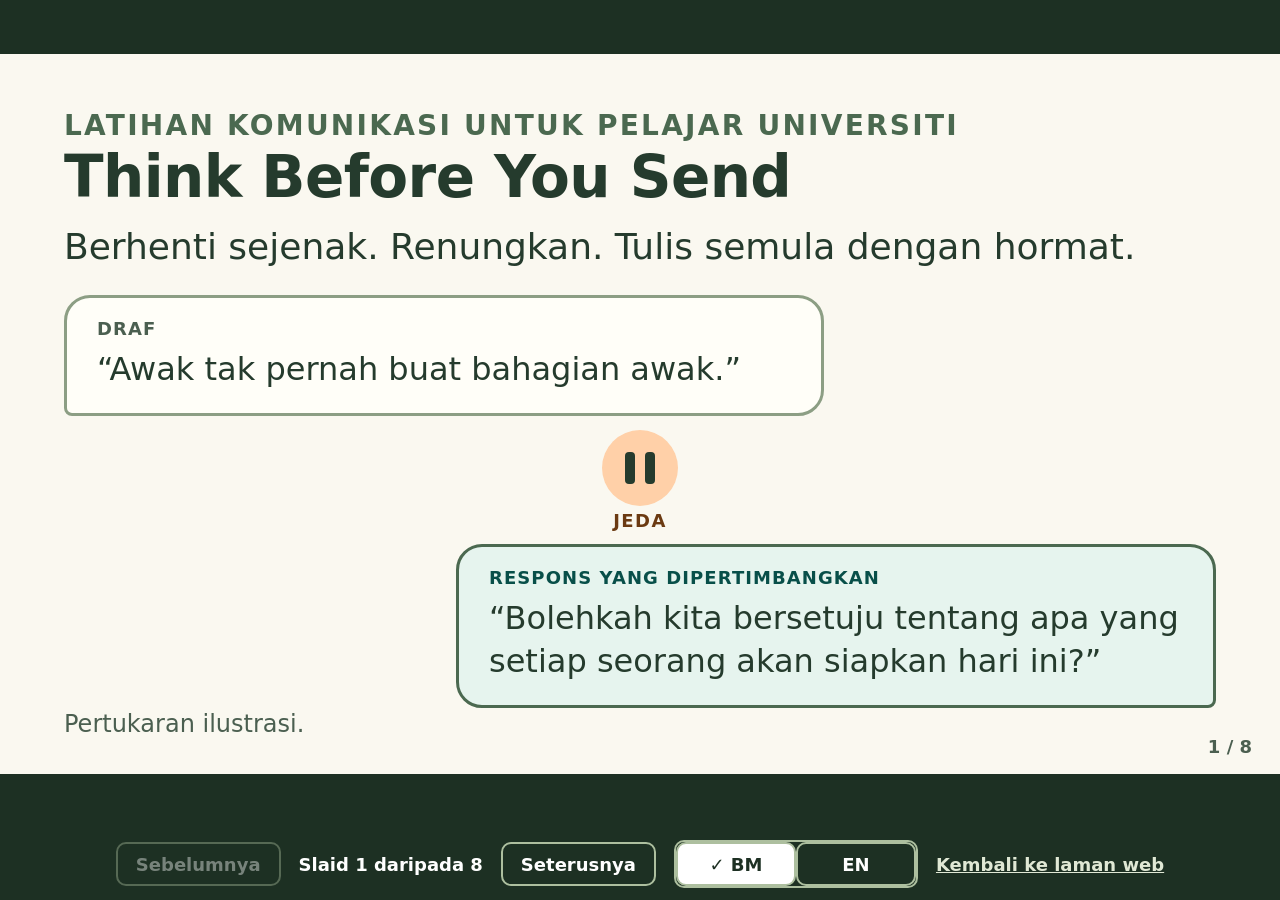
<file: docs/presentation/index.html>
<!doctype html>
<html lang="ms-MY" data-title-key="meta.deck.title">
<head>
<meta charset="utf-8">
<meta name="viewport" content="width=device-width, initial-scale=1">
<title>Think Before You Send: pembentangan NALI 2026</title>
<meta name="description" content="Pembentangan lapan slaid: alat latihan komunikasi untuk pelajar universiti.">
<link rel="stylesheet" href="presentation.css">
</head>
<body>
<div class="deck">
  <div class="viewport">
    <div class="canvas" id="canvas">

      <section class="slide" aria-roledescription="slide" data-title-literal="Think Before You Send">
        <p class="kicker" data-i18n="deck.s1.kicker"></p>
        <h1>Think Before You Send</h1>
        <p class="tagline" data-i18n="deck.s1.tagline"></p>
        <div class="msg msg--draft"><small data-i18n="deck.s1.draftLabel"></small><span data-i18n="deck.s1.draft"></span></div>
        <div class="pause" style="align-self:center"><span class="ic"><i></i><i></i></span><b data-i18n="deck.s1.pause"></b></div>
        <div class="msg msg--rev"><small data-i18n="deck.s1.revLabel"></small><span data-i18n="deck.s1.rev"></span></div>
        <p class="foot" data-i18n="deck.s1.foot"></p>
        <span class="num">1 / 8</span>
      </section>

      <section class="slide" aria-roledescription="slide" data-title-key="deck.s2.title" hidden>
        <h2 data-i18n="deck.s2.title"></h2>
        <div class="scenes">
          <div class="scene scene--main"><h3 data-i18n="deck.s2.c1h"></h3><p data-i18n="deck.s2.c1p"></p></div>
          <div class="scene"><h3 data-i18n="deck.s2.c2h"></h3><p data-i18n="deck.s2.c2p"></p></div>
          <div class="scene"><h3 data-i18n="deck.s2.c3h"></h3><p data-i18n="deck.s2.c3p"></p></div>
        </div>
        <p data-i18n="deck.s2.q"></p>
        <span class="num">2 / 8</span>
      </section>

      <section class="slide" aria-roledescription="slide" data-title-key="deck.s3.title" hidden>
        <h2 data-i18n="deck.s3.title"></h2>
        <div class="flow">
          <div class="step step--1"><b data-i18n="deck.s3.1t"></b><span data-i18n="deck.s3.1d"></span></div>
          <div class="step step--2"><b data-i18n="deck.s3.2t"></b><span data-i18n="deck.s3.2d"></span></div>
          <div class="step step--3"><b data-i18n="deck.s3.3t"></b><span data-i18n="deck.s3.3d"></span></div>
          <div class="step"><b data-i18n="deck.s3.4t"></b><span data-i18n="deck.s3.4d"></span></div>
        </div>
        <div class="roles">
          <div class="role role--ai"><b data-i18n="deck.s3.r1h"></b><span data-i18n="deck.s3.r1p"></span></div>
          <div class="role role--stu"><b data-i18n="deck.s3.r2h"></b><span data-i18n="deck.s3.r2p"></span></div>
          <div class="role role--edu"><b data-i18n="deck.s3.r3h"></b><span data-i18n="deck.s3.r3p"></span></div>
        </div>
        <p class="foot" data-i18n="deck.s3.foot"></p>
        <span class="num">3 / 8</span>
      </section>

      <section class="slide" aria-roledescription="slide" data-title-key="deck.s4.title" hidden>
        <h2 style="margin-bottom:14px" data-i18n="deck.s4.title"></h2>
        <p class="sit" data-i18n="deck.s4.situation"></p>
        <div class="cmp">
          <div class="card">
            <h3 data-i18n="deck.s4.draftLabel"></h3>
            <p class="q" lang="en">&ldquo;You are such an idiot. You never do your part.&rdquo;</p>
            <p class="gloss" data-i18n="deck.s4.glossDraft" data-i18n-hide-empty></p>
            <p class="refl" data-i18n="deck.s4.reflect"></p>
          </div>
          <div class="card card--rev">
            <h3 data-i18n="deck.s4.revLabel"></h3>
            <p class="q q--sm" lang="en">&ldquo;<mark>I'm frustrated<sup>A</sup></mark> that <mark>the slides aren't ready<sup>B</sup></mark> because our deadline is tomorrow. <mark>Can you send your section by 6 pm, or tell us what help you need?<sup>C</sup></mark>&rdquo;</p>
            <p class="gloss" data-i18n="deck.s4.glossRev" data-i18n-hide-empty></p>
            <p class="legend" data-i18n="deck.s4.legend"></p>
          </div>
        </div>
        <p class="foot"><span data-i18n="deck.s4.foot"></span> <a href="../#try" data-i18n="deck.s4.link"></a></p>
        <span class="num">4 / 8</span>
      </section>

      <section class="slide" aria-roledescription="slide" data-title-key="deck.s5.title" hidden>
        <h2 style="margin-bottom:18px" data-i18n="deck.s5.title"></h2>
        <div class="arch">
          <div class="zone zone--local">
            <h3 data-i18n="deck.s5.localH"></h3>
            <div class="chips">
              <div class="chip"><span data-i18n="deck.s5.c1"></span><small data-i18n="deck.s5.c1s"></small></div><span class="arr" aria-hidden="true">&darr;</span>
              <div class="chip"><span data-i18n="deck.s5.c2"></span><small data-i18n="deck.s5.c2s"></small></div><span class="arr" aria-hidden="true">&darr;</span>
              <div class="chip"><span data-i18n="deck.s5.c3"></span></div>
            </div>
            <div class="static" data-i18n="deck.s5.static"></div>
          </div>
          <div class="gap"><span data-i18n="deck.s5.gap1"></span><div class="dash"></div><span data-i18n="deck.s5.gap2"></span></div>
          <div class="zone zone--ext">
            <h3 data-i18n="deck.s5.extH"></h3>
            <div class="chips">
              <div class="chip"><span data-i18n="deck.s5.e1"></span><small data-i18n="deck.s5.e1s"></small></div><span class="arr" aria-hidden="true">&darr;</span>
              <div class="chip"><span data-i18n="deck.s5.e2"></span><small data-i18n="deck.s5.e2s"></small></div><span class="arr" aria-hidden="true">&darr;</span>
              <div class="chip"><span data-i18n="deck.s5.e3"></span><small data-i18n="deck.s5.e3s"></small></div>
            </div>
          </div>
        </div>
        <p class="note" data-i18n="deck.s5.note"></p>
        <span class="num">5 / 8</span>
      </section>

      <section class="slide" aria-roledescription="slide" data-title-key="deck.s6.title" hidden>
        <h2 style="margin-bottom:18px" data-i18n="deck.s6.title"></h2>
        <div class="evid">
          <div>
            <p class="kicker" style="margin-bottom:8px" data-i18n="deck.s6.kicker"></p>
            <table>
              <thead><tr><th data-i18n="deck.s6.h1"></th><th data-i18n="deck.s6.h2"></th><th data-i18n="deck.s6.h3"></th></tr></thead>
              <tbody><tr><td class="n">97,320</td><td class="n">0.60</td><td class="n">0.53</td></tr></tbody>
            </table>
            <p class="src" data-i18n="deck.s6.src"></p>
          </div>
          <div class="nm">
            <h3 data-i18n="deck.s6.nmH"></h3>
            <ul>
              <li data-i18n="deck.s6.nm1"></li>
              <li data-i18n="deck.s6.nm2"></li>
              <li data-i18n="deck.s6.nm3"></li>
            </ul>
            <p class="src" style="color:var(--warn-ink)" data-i18n="deck.s6.nmNote"></p>
          </div>
        </div>
        <span class="num">6 / 8</span>
      </section>

      <section class="slide" aria-roledescription="slide" data-title-key="deck.s7.title" hidden>
        <span class="badge" data-i18n="deck.s7.badge"></span>
        <h2 style="margin-bottom:14px" data-i18n="deck.s7.title"></h2>
        <div class="strip">
          <div><b>2 <span data-i18n="act.min"></span></b><span data-i18n="act.1"></span></div>
          <div><b>3 <span data-i18n="act.min"></span></b><span data-i18n="act.2"></span></div>
          <div><b>3 <span data-i18n="act.min"></span></b><span data-i18n="act.3"></span></div>
          <div><b>2 <span data-i18n="act.min"></span></b><span data-i18n="act.4"></span></div>
        </div>
        <div class="two">
          <div><h3 data-i18n="deck.s7.humanH"></h3><p data-i18n="deck.s7.humanP"></p></div>
          <div><h3 data-i18n="deck.s7.nextH"></h3><p data-i18n="deck.s7.nextP"></p></div>
        </div>
        <p class="foot" data-i18n="deck.s7.foot"></p>
        <span class="num">7 / 8</span>
      </section>

      <section class="slide" aria-roledescription="slide" data-title-key="deck.s8.title" hidden>
        <div class="close">
          <div>
            <h1 data-i18n="deck.s8.title"></h1>
            <p class="url">https://drmurtadha.github.io/think-before-you-send/</p>
            <p data-i18n="deck.s8.try"></p>
            <p class="foot" style="margin-top:28px" data-i18n="deck.s8.foot"></p>
          </div>
          <div class="qr"><img src="qr.svg" alt="" data-i18n-attr="alt:deck.s8.qrAlt"></div>
        </div>
        <span class="num">8 / 8</span>
      </section>

    </div>
  </div>

  <nav class="controls" aria-label="Kawalan slaid" data-i18n-attr="aria-label:deck.controls">
    <button type="button" id="prev" data-i18n="deck.prev"></button>
    <span class="pos" id="pos" role="status" aria-live="polite"></span>
    <button type="button" id="next" data-i18n="deck.next"></button>
    <div class="lang-switch" role="group" data-i18n-attr="aria-label:lang.group" aria-label="Bahasa / Language">
      <button type="button" class="lang-btn" data-set-lang="ms" lang="ms" aria-label="Bahasa Melayu" aria-pressed="true"><span aria-hidden="true">BM</span></button>
      <button type="button" class="lang-btn" data-set-lang="en" lang="en" aria-label="English" aria-pressed="false"><span aria-hidden="true">EN</span></button>
    </div>
    <a href="../" data-i18n="deck.back"></a>
  </nav>
</div>
<script src="../assets/js/i18n.js"></script>
<script src="../assets/js/lang.js"></script>
<script src="presentation.js"></script>
</body>
</html>
</file>
<file: docs/assets/css/site.css>
/* Think Before You Send: site styles.
   No external requests. Fonts: Manrope and Source Sans 3 are used if installed on the device,
   otherwise the system stacks below apply (no font files are bundled). */

:root {
  --paper: #FAF8F0;
  --surface: #FFFEF8;
  --ink: #253B2D;
  --ink-soft: #4B5F50;
  --cobalt: #466344;
  --cobalt-dark: #304B33;
  --lagoon: #4B6950;
  --apricot: #FFD0A8;
  --apricot-ink: #6B3A12;
  --border: #D1DAC8;
  --border-strong: #8C9E84;
  --control: #61745B;        /* visible form-control boundaries on ivory */
  --focus: #304B33;
  --tint: #E8EEDF;

  /* Analysis-result colors stay distinct from the decorative sage palette. */
  --ok-bg: #E6F4EE;     --ok-border: #0B6B63;     --ok-ink: #084F49;
  --warn-bg: #FFF4DB;   --warn-border: #8A5A00;   --warn-ink: #5C3B00;
  --bad-bg: #FDECEC;    --bad-border: #A3262A;    --bad-ink: #7A1A1D;
  --info-bg: #EAF0FD;   --info-border: #294BCC;   --info-ink: #1B2F7A;

  --head: Manrope, "Avenir Next", "Segoe UI", system-ui, -apple-system, "Helvetica Neue", Arial, sans-serif;
  --body: "Source Sans 3", "Source Sans Pro", "Segoe UI", system-ui, -apple-system, "Helvetica Neue", Arial, sans-serif;

  --measure: 68ch;
  --container: 1160px;
  --gutter: 16px;
}

*, *::before, *::after { box-sizing: border-box; }
html { scroll-padding-top: 72px; -webkit-text-size-adjust: 100%; }
body {
  margin: 0; background: var(--paper); color: var(--ink);
  font: 1.0625rem/1.6 var(--body);
}
@media (min-width: 900px) { body { font-size: 1.125rem; } }

img, svg { max-width: 100%; height: auto; }
h1, h2, h3 { font-family: var(--head); line-height: 1.15; margin: 0 0 .5em; letter-spacing: -0.01em; }
h1 { font-size: clamp(2.5rem, 1.4rem + 4.4vw, 4.5rem); font-weight: 800; }
h2 { font-size: clamp(1.75rem, 1.2rem + 1.8vw, 2.5rem); font-weight: 800; }
h3 { font-size: 1.25rem; font-weight: 700; }
p { margin: 0 0 1em; max-width: var(--measure); }
a { color: var(--cobalt); text-underline-offset: .15em; }
a:hover { color: var(--cobalt-dark); }
:focus-visible { outline: 3px solid var(--focus); outline-offset: 3px; border-radius: 4px; }

.container { width: 100%; max-width: var(--container); margin: 0 auto; padding-inline: var(--gutter); }
.skip-link {
  position: absolute; left: var(--gutter); top: -100px; z-index: 100; background: var(--ink); color: #fff;
  padding: .6rem 1rem; border-radius: 6px; text-decoration: none; font-weight: 700;
}
.skip-link:focus { top: 8px; }
.visually-hidden {
  position: absolute !important; width: 1px; height: 1px; margin: -1px; padding: 0; overflow: hidden;
  clip: rect(0 0 0 0); white-space: nowrap; border: 0;
}

/* Header */
.site-header { background: var(--surface); border-bottom: 1px solid var(--border); }
.site-header .container { display: flex; flex-wrap: wrap; align-items: center; justify-content: space-between; gap: .5rem 1.5rem; padding-block: .75rem; }
[hidden] { display: none !important; }
.brand { margin-right: auto; font-family: var(--head); font-weight: 800; font-size: 1.1rem; color: var(--ink); text-decoration: none; display: inline-flex; align-items: center; gap: .6rem; }
.brand__mark { width: 28px; height: 28px; border-radius: 8px; background: var(--apricot); display: inline-flex; align-items: center; justify-content: center; gap: 4px; }
.brand__mark i { width: 4px; height: 14px; background: var(--ink); border-radius: 2px; }
.lang-switch { order: 2; margin-left: auto; display: inline-flex; border: 2px solid var(--ink); border-radius: 10px; overflow: hidden; background: var(--surface); }
.lang-btn { font: 700 .95rem/1 var(--head); min-width: 52px; min-height: 44px; padding: .4rem .8rem; background: var(--surface); color: var(--ink); border: 0; cursor: pointer; }
.lang-btn + .lang-btn { border-left: 2px solid var(--ink); }
.lang-btn:hover { background: var(--tint); }
.lang-btn[aria-pressed="true"] { background: var(--ink); color: #fff; }
.lang-btn[aria-pressed="true"]::before { content: "\2713\00a0"; }   /* check mark: active state is not colour-only */
.lang-btn:focus-visible { outline-offset: -4px; }
.site-nav { order: 3; flex-basis: 100%; }
@media (min-width: 900px) { .site-nav { order: 2; flex-basis: auto; } .lang-switch { order: 3; } }
.site-nav ul { display: flex; flex-wrap: wrap; gap: .25rem 1.25rem; list-style: none; margin: 0; padding: 0; }
.site-nav a { display: inline-block; padding: .35rem 0; color: var(--ink); font-weight: 600; text-decoration: none; border-bottom: 2px solid transparent; }
.site-nav a:hover { border-bottom-color: var(--cobalt); color: var(--ink); }

/* Buttons */
.btn {
  display: inline-flex; align-items: center; justify-content: center; gap: .5rem; min-height: 44px;
  padding: .6rem 1.2rem; border-radius: 10px; border: 2px solid var(--cobalt); background: var(--cobalt); color: #fff;
  font: 700 1rem/1.2 var(--head); text-decoration: none; cursor: pointer;
}
.btn:hover { background: var(--cobalt-dark); border-color: var(--cobalt-dark); color: #fff; }
.btn--secondary { background: transparent; color: var(--cobalt); }
.btn--secondary:hover { background: var(--tint); color: var(--cobalt-dark); border-color: var(--cobalt-dark); }
.btn--quiet { background: transparent; border-color: var(--control); color: var(--ink); font-weight: 600; }
.btn--quiet:hover { background: var(--surface); color: var(--ink); border-color: var(--ink); }
.btn[disabled], .btn[aria-disabled="true"] { opacity: .55; cursor: not-allowed; }

/* Hero */
.hero { padding-block: clamp(2.5rem, 6vw, 5rem); }
.hero__grid { display: grid; gap: 2.5rem; align-items: center; }
@media (min-width: 900px) { .hero__grid { grid-template-columns: 1.1fr .9fr; gap: 4rem; } }
.eyebrow { font: 700 .9rem/1 var(--head); text-transform: uppercase; letter-spacing: .08em; color: var(--lagoon); margin: 0 0 1rem; }
.hero h1 span { display: block; }
.hero h1 .accent { color: var(--cobalt); }
.hero__lede { font-size: 1.2em; color: var(--ink-soft); }
.hero__actions { display: flex; flex-wrap: wrap; gap: .75rem; margin-top: 1.5rem; }
.hero__context { font-size: .95rem; color: var(--ink-soft); margin-top: 1.25rem; }

/* Paired message composition (the memorable visual) */
.exchange { margin: 0; }
.exchange__stack { position: relative; display: grid; gap: 0; }
.msg { border-radius: 20px; padding: 1rem 1.25rem 1.1rem; max-width: 30rem; position: relative; }
.msg__label { display: block; font: 700 .8rem/1 var(--head); text-transform: uppercase; letter-spacing: .06em; margin-bottom: .55rem; }
.msg p { margin: 0; font-size: 1.1em; max-width: none; }
.msg--draft { background: var(--surface); border: 2px solid var(--border-strong); border-bottom-left-radius: 6px; justify-self: start; }
.msg--draft .msg__label { color: var(--ink-soft); }
.msg--revision { background: var(--ok-bg); border: 2px solid var(--lagoon); border-bottom-right-radius: 6px; justify-self: end; }
.msg--revision .msg__label { color: var(--ok-ink); }
.pause {
  justify-self: center; display: flex; flex-direction: column; align-items: center; gap: .35rem; margin: .6rem 0;
}
.pause__icon { width: 56px; height: 56px; border-radius: 50%; background: var(--apricot); display: flex; align-items: center; justify-content: center; gap: 7px; }
.pause__icon i { width: 7px; height: 22px; background: var(--ink); border-radius: 3px; }
.pause__text { font: 700 .8rem/1 var(--head); text-transform: uppercase; letter-spacing: .08em; color: var(--apricot-ink); }
.exchange__caption { margin-top: 1rem; font-size: .95rem; color: var(--ink-soft); display: flex; flex-wrap: wrap; gap: .5rem 1rem; align-items: center; }
.exchange__caption p { margin: 0; }
.fade { transition: opacity 200ms ease; }
.fade.is-fading { opacity: 0; }

/* Sections */
.section { padding-block: clamp(2.5rem, 5vw, 4.5rem); }
.section--surface { background: var(--surface); border-block: 1px solid var(--border); }
.section__intro { max-width: var(--measure); margin-bottom: 2rem; }
.section__intro p { color: var(--ink-soft); }

/* Checker */
.workspace { background: var(--surface); border: 1px solid var(--border-strong); border-radius: 20px; padding: clamp(1rem, 3vw, 2rem); }
.scenario-list { display: grid; gap: .6rem; margin: 0 0 1.5rem; padding: 0; list-style: none; }
@media (min-width: 760px) { .scenario-list { grid-template-columns: repeat(3, 1fr); } }
.scenario-list li { display: flex; }
.scenario { height: 100%; width: 100%; text-align: left; background: var(--paper); border: 1px solid var(--control); border-radius: 12px; padding: .75rem .9rem; cursor: pointer; font: inherit; color: var(--ink); }
.scenario:hover { border-color: var(--cobalt); background: var(--tint); }
.scenario strong { display: block; font: 700 .85rem/1.2 var(--head); text-transform: uppercase; letter-spacing: .05em; color: var(--lagoon); margin-bottom: .25rem; }
.scenario span { font-size: .98rem; display: block; }
.field-label { display: block; font: 700 1.05rem/1.3 var(--head); margin-bottom: .35rem; }
.field-hint { font-size: .95rem; color: var(--ink-soft); margin: 0 0 .6rem; max-width: none; }
textarea {
  display: block; width: 100%; min-height: 9rem; padding: .85rem 1rem; font: inherit; color: var(--ink);
  background: var(--surface); border: 2px solid var(--control); border-radius: 14px; resize: vertical;
}
textarea:focus-visible { border-color: var(--focus); outline-offset: 2px; }
textarea[aria-invalid="true"] { border-color: var(--bad-border); }
.field-row { display: flex; flex-wrap: wrap; justify-content: space-between; align-items: center; gap: .75rem 1rem; margin-top: .6rem; }
.counter { font-size: .95rem; color: var(--ink-soft); }
.field-error { color: var(--bad-ink); font-weight: 600; margin: .5rem 0 0; }
.privacy-line { font-size: .95rem; color: var(--ink-soft); margin: 1rem 0 0; max-width: none; }
.status { min-height: 1.5em; margin: .75rem 0 0; color: var(--ink-soft); font-size: .98rem; max-width: none; }

/* Results */
.result { margin-top: 1.25rem; }
.panel { border: 2px solid var(--border-strong); border-radius: 14px; padding: 1rem 1.25rem; background: var(--paper); }
.panel > :last-child { margin-bottom: 0; }
.panel h3 { margin-bottom: .4rem; }
.panel p { max-width: none; }
.panel--ok { background: var(--ok-bg); border-color: var(--ok-border); color: var(--ok-ink); }
.panel--warn { background: var(--warn-bg); border-color: var(--warn-border); color: var(--warn-ink); }
.panel--bad { background: var(--bad-bg); border-color: var(--bad-border); color: var(--bad-ink); }
.panel--info { background: var(--info-bg); border-color: var(--info-border); color: var(--info-ink); }
.panel ul { margin: .4rem 0 1rem; padding-left: 1.2rem; }
.panel li { margin-bottom: .3rem; }
.tag { display: inline-block; font: 700 .78rem/1 var(--head); text-transform: uppercase; letter-spacing: .06em; padding: .3rem .5rem; border-radius: 6px; border: 1.5px solid currentColor; margin-bottom: .6rem; }
.coach-box { margin-top: 1rem; padding-top: 1rem; border-top: 1px dashed currentColor; }
.disclosure { font-weight: 700; margin: .5rem 0 .75rem; }
.suggestion { margin: 0; }
.suggestion dt { font: 700 .85rem/1.2 var(--head); text-transform: uppercase; letter-spacing: .05em; margin-top: .8rem; }
.suggestion dd { margin: .15rem 0 0; }
.suggestion dd.starter { font-style: italic; }

/* Reflection + revision */
.reflect { margin-top: 1.5rem; padding-top: 1.5rem; border-top: 1px solid var(--border); }
.reflect textarea { min-height: 6rem; }
.compare { display: grid; gap: 1rem; margin-top: 1rem; }
@media (min-width: 760px) { .compare { grid-template-columns: 1fr 1fr; } }
.compare__col { background: var(--paper); border: 1px solid var(--border-strong); border-radius: 12px; padding: .9rem 1rem; }
.compare__col h4 { margin: 0 0 .4rem; font: 700 .9rem/1.2 var(--head); text-transform: uppercase; letter-spacing: .05em; }
.compare__col p { margin: 0 0 .6rem; white-space: pre-wrap; overflow-wrap: anywhere; }
.btn-row { display: flex; flex-wrap: wrap; gap: .6rem; margin-top: .9rem; }

/* Learning process */
.diagram { margin: 0; }
.diagram svg { display: block; width: 100%; height: auto; }
.diagram--tall { display: none; }
@media (max-width: 720px) { .diagram--wide { display: none; } .diagram--tall { display: block; } }
.diagram figcaption { margin-top: .75rem; color: var(--ink-soft); font-size: .98rem; }
.steps { counter-reset: step; display: grid; gap: 1rem; padding: 0; margin: 1.5rem 0 0; list-style: none; }
@media (min-width: 760px) { .steps { grid-template-columns: repeat(4, 1fr); } }
.steps li { counter-increment: step; }
.steps li::before {
  content: counter(step); display: flex; width: 36px; height: 36px; border-radius: 50%; align-items: center; justify-content: center;
  background: var(--ink); color: #fff; font: 800 1rem/1 var(--head); margin-bottom: .5rem;
}
.steps h3 { margin-bottom: .25rem; }
.steps p { font-size: .98rem; margin: 0; }
.skills { display: grid; gap: .25rem 2rem; padding: 0; margin: 1.5rem 0 0; list-style: none; }
@media (min-width: 760px) { .skills { grid-template-columns: 1fr 1fr; } }
.skills li { padding: .6rem 0; border-top: 1px solid var(--border); }
.skills strong { font-family: var(--head); }

/* Annotated example */
.example { display: grid; gap: 1rem; margin-top: 1.5rem; }
@media (min-width: 900px) { .example { grid-template-columns: 1fr 1fr; } }
.example__box { border-radius: 14px; padding: 1.1rem 1.25rem; border: 2px solid var(--border-strong); background: var(--surface); }
.example__box--rev { background: var(--ok-bg); border-color: var(--lagoon); }
.example__label { font: 700 .85rem/1 var(--head); text-transform: uppercase; letter-spacing: .06em; margin: 0 0 .6rem; }
.example__quote { font-size: 1.1em; margin: 0 0 .75rem; }
mark { background: var(--apricot); color: var(--ink); padding: 0 .2em; border-radius: 3px; }
mark sup { font: 800 .7em var(--head); margin-left: .2em; }
.notes { margin: 0; padding-left: 1.2rem; font-size: .98rem; }
.notes li { margin-bottom: .35rem; }

/* Activity, evidence */
.activity { display: grid; gap: .75rem; padding: 0; margin: 1.5rem 0; list-style: none; }
@media (min-width: 760px) { .activity { grid-template-columns: repeat(4, 1fr); } }
.activity li { background: var(--paper); border: 1px solid var(--border-strong); border-radius: 12px; padding: .8rem 1rem; }
.activity b { display: block; font: 800 1.6rem/1.1 var(--head); }
.two-col { display: grid; gap: 2rem; }
@media (min-width: 900px) { .two-col { grid-template-columns: 1fr 1fr; gap: 3rem; } }
.table-wrap { overflow-x: auto; }
table { border-collapse: collapse; width: 100%; background: var(--surface); }
caption { text-align: left; font: 700 1rem/1.3 var(--head); padding-bottom: .5rem; }
th, td { text-align: left; padding: .65rem .8rem; border: 1px solid var(--border-strong); vertical-align: top; }
th { background: var(--tint); font-family: var(--head); }
.not-measured { background: var(--warn-bg); border: 2px solid var(--warn-border); color: var(--warn-ink); border-radius: 14px; padding: 1rem 1.25rem; }
.not-measured h3 { margin-bottom: .3rem; }
.not-measured p { margin: 0; max-width: none; }
.limits { margin: 1rem 0 0; padding-left: 1.2rem; max-width: var(--measure); }
.limits li { margin-bottom: .4rem; }
details { margin-top: 1.25rem; }
summary { cursor: pointer; font-weight: 700; font-family: var(--head); }
.text-equivalent { font-size: .98rem; max-width: var(--measure); }
.text-equivalent ol { padding-left: 1.2rem; }

/* Footer */
.site-footer { background: var(--ink); color: #fff; padding-block: 2rem; margin-top: 2rem; }
.site-footer a { color: #E0E8D5; }
.site-footer p { max-width: none; margin-bottom: .5rem; }

/* Motion and print */
@media (prefers-reduced-motion: reduce) {
  *, *::before, *::after { transition: none !important; animation: none !important; scroll-behavior: auto !important; }
}
@media print {
  body { background: #fff; }
  .site-nav, .skip-link, .hero__actions, .btn-row, .scenario-list { display: none !important; }
}

/* Language blocks (diagram variants) and translation helpers */
html[lang="ms-MY"] [data-lang-block="en"], html[lang="en"] [data-lang-block="ms"] { display: none !important; }
.gloss { display: block; color: var(--ink-soft); font-style: italic; font-size: .9rem; margin-top: .35rem; line-height: 1.4; }
.gloss--block { font-size: .98rem; margin: 0 0 .75rem; }
.lang-notice { font-weight: 600; margin: 0 0 1.5rem; max-width: none; }
.noscript { margin: 0; padding: 1rem; background: var(--warn-bg); color: var(--warn-ink); text-align: center; }
em { font-style: italic; }

/* Small screens: keep brand and language switch on one row */
@media (max-width: 480px) {
  .site-header .container { gap: .25rem .75rem; }
  .brand { font-size: .95rem; gap: .4rem; }
  .lang-btn { min-width: 44px; padding: .4rem .55rem; }
}
/* Bahasa Melayu strings run longer: slightly smaller display size; cards align from the top */
html[lang="ms-MY"] h1 { font-size: clamp(2.1rem, 1.1rem + 3.6vw, 3.6rem); }
.scenario { display: flex; flex-direction: column; justify-content: flex-start; }
.field-label { margin-top: 1.25rem; }
</file>
<file: docs/presentation/presentation.css>
/* Think Before You Send: 16:9 browser presentation (1280 x 720 design canvas, scaled to fit). */
:root {
  --paper: #FAF8F0; --surface: #FFFEF8; --ink: #253B2D; --ink-soft: #4B5F50;
  --cobalt: #466344; --lagoon: #4B6950; --apricot: #FFD0A8; --apricot-ink: #6B3A12;
  --border: #8C9E84; --focus: #304B33;
  --ok-bg: #E6F4EE; --warn-bg: #FFF4DB; --warn-border: #8A5A00; --warn-ink: #5C3B00;
  --info-bg: #E8EEDF; --info-ink: #354D38;
  --frame: #1D3023; --control-light: #ADBF9F; --link-light: #E0E8D5;
  --head: Manrope, "Avenir Next", "Segoe UI", system-ui, -apple-system, Arial, sans-serif;
  --body: "Source Sans 3", "Source Sans Pro", "Segoe UI", system-ui, -apple-system, Arial, sans-serif;
}
* { box-sizing: border-box; }
html, body { margin: 0; height: 100%; background: var(--frame); color: var(--ink); font-family: var(--body); }
:focus-visible { outline: 4px solid var(--focus); outline-offset: 3px; border-radius: 6px; }
a { color: var(--cobalt); }

.deck { height: 100vh; display: grid; grid-template-rows: 1fr auto; }
.viewport { display: flex; align-items: center; justify-content: center; overflow: hidden; min-height: 0; }
.canvas { width: 1280px; height: 720px; flex: none; transform-origin: center center; transform: scale(var(--scale, 1)); }
.slide {
  width: 1280px; height: 720px; background: var(--paper); padding: 52px 64px; position: relative; overflow: hidden;
  display: flex; flex-direction: column;
}
.slide[hidden] { display: none; }
.slide h1, .slide h2 { font-family: var(--head); font-weight: 800; margin: 0; line-height: 1.12; letter-spacing: -0.01em; }
.slide h1 { font-size: 64px; }
.slide h2 { font-size: 44px; margin-bottom: 28px; }
.slide p, .slide li { font-size: 28px; line-height: 1.4; margin: 0; }
.kicker { font: 700 20px/1 var(--head); text-transform: uppercase; letter-spacing: .08em; color: var(--lagoon); margin-bottom: 16px; }
.slide .foot { margin-top: auto; font-size: 24px; color: var(--ink-soft); }
.num { position: absolute; right: 28px; bottom: 18px; font: 600 18px/1 var(--head); color: var(--ink-soft); }

/* message bubbles (the pause motif) */
.msg { border-radius: 26px; padding: 22px 30px; max-width: 760px; font-size: 32px; line-height: 1.35; }
.msg small { display: block; font: 700 18px/1 var(--head); text-transform: uppercase; letter-spacing: .06em; margin-bottom: 10px; }
.msg--draft { background: var(--surface); border: 3px solid var(--border); border-bottom-left-radius: 8px; }
.msg--draft small { color: var(--ink-soft); }
.msg--rev { background: var(--ok-bg); border: 3px solid var(--lagoon); border-bottom-right-radius: 8px; margin-left: auto; }
.msg--rev small { color: #084F49; }
.pause { display: flex; flex-direction: column; align-items: center; gap: 6px; margin: 14px 0; }
.pause span.ic { width: 76px; height: 76px; border-radius: 50%; background: var(--apricot); display: flex; align-items: center; justify-content: center; gap: 10px; }
.pause i { width: 10px; height: 32px; border-radius: 4px; background: var(--ink); }
.pause b { font: 700 18px/1 var(--head); letter-spacing: .08em; text-transform: uppercase; color: var(--apricot-ink); }

/* slide 2 */
.scenes { display: grid; grid-template-columns: 1.5fr 1fr; grid-template-rows: 1fr 1fr; gap: 20px; flex: 1; margin-bottom: 20px; }
.scene { background: var(--surface); border: 2px solid var(--border); border-radius: 18px; padding: 22px 26px; display: flex; flex-direction: column; justify-content: center; }
.scene--main { grid-row: 1 / span 2; background: var(--info-bg); border-color: var(--cobalt); }
.scene h3 { font: 800 22px/1.2 var(--head); text-transform: uppercase; letter-spacing: .05em; color: var(--lagoon); margin: 0 0 10px; }
.scene p { font-size: 28px; }
.scene--main p { font-size: 36px; }

/* slide 3 */
.flow { display: grid; grid-template-columns: repeat(4, 1fr); gap: 22px; margin: 18px 0 30px; }
.step { border: 3px solid var(--ink); border-radius: 20px; padding: 34px 24px; background: var(--surface); }
.step b { display: block; font: 800 44px/1.1 var(--head); margin-bottom: 8px; }
.step span { font-size: 28px; color: var(--ink-soft); }
.step--1 { background: var(--apricot); } .step--2 { background: var(--info-bg); } .step--3 { background: var(--ok-bg); border-color: var(--lagoon); }
.roles { display: grid; grid-template-columns: repeat(3, 1fr); gap: 22px; margin-bottom: 24px; }
.role { border: 3px dashed var(--border); border-radius: 18px; padding: 22px 24px; font-size: 32px; }
.role b { font-family: var(--head); display: block; font-size: 24px; margin-bottom: 4px; text-transform: uppercase; letter-spacing: .05em; color: var(--ink-soft); }
.role--ai { border-color: var(--cobalt); } .role--stu { border-color: var(--lagoon); border-style: solid; background: var(--ok-bg); } .role--edu { border-color: var(--lagoon); }

/* slide 4 */
.cmp { display: grid; grid-template-columns: 1fr 1fr; gap: 28px; flex: 1; }
.card { background: var(--surface); border: 3px solid var(--border); border-radius: 20px; padding: 24px 28px; }
.card--rev { background: var(--ok-bg); border-color: var(--lagoon); }
.card h3 { font: 800 20px/1 var(--head); text-transform: uppercase; letter-spacing: .06em; margin: 0 0 14px; color: var(--ink-soft); }
.card p.q { font-size: 32px; line-height: 1.4; }
mark { background: var(--apricot); color: var(--ink); padding: 0 6px; border-radius: 4px; }
mark sup { font: 800 18px var(--head); margin-left: 3px; }
.legend { font-size: 24px !important; margin-top: 16px; line-height: 1.5 !important; }
.refl { font-size: 26px; margin: 14px 0 0; color: var(--ink-soft); }

/* slide 5 */
.arch { display: grid; grid-template-columns: 1fr .3fr 1fr; align-items: stretch; gap: 0; flex: 1; margin-bottom: 14px; }
.zone { border-radius: 22px; padding: 18px 22px; display: flex; flex-direction: column; gap: 12px; }
.zone--local { background: var(--ok-bg); border: 3px dashed var(--lagoon); }
.zone--ext { background: var(--info-bg); border: 3px dashed var(--cobalt); }
.zone h3 { font: 800 26px/1.2 var(--head); margin: 0; }
.zone--local h3 { color: #084F49; } .zone--ext h3 { color: var(--info-ink); }
.chips { display: flex; flex-direction: column; align-items: stretch; gap: 6px; }
.chip { background: var(--surface); border: 3px solid var(--ink); border-radius: 14px; padding: 10px 16px; font: 700 26px/1.15 var(--head); text-align: left; }
.chip small { display: block; font: 500 20px/1.2 var(--body); color: var(--ink-soft); margin-top: 2px; }
.arr { font: 800 26px/1 var(--head); text-align: center; }
.gap { display: flex; flex-direction: column; justify-content: center; align-items: center; text-align: center; font: 700 20px/1.2 var(--head); color: var(--info-ink); padding: 0 8px; }
.gap .dash { width: 100%; border-top: 4px dashed var(--cobalt); margin: 8px 0; }
.static { background: var(--surface); border: 2px solid var(--border); border-radius: 12px; padding: 8px 14px; font-size: 21px; line-height: 1.3; color: var(--ink-soft); margin-top: auto; }
.note { font-size: 24px !important; }

/* slide 6 */
.evid { display: grid; grid-template-columns: 1fr 1fr; gap: 36px; flex: 1; }
.evid table { border-collapse: collapse; width: 100%; background: var(--surface); }
.evid th, .evid td { border: 2px solid var(--border); padding: 18px 18px; font-size: 28px; text-align: left; }
.evid th { background: var(--info-bg); font-family: var(--head); }
.evid td.n { font: 800 48px var(--head); padding-block: 26px; }
.nm { align-self: start; background: var(--warn-bg); border: 3px solid var(--warn-border); color: var(--warn-ink); border-radius: 18px; padding: 22px 26px; }
.nm h3 { font: 800 26px/1.2 var(--head); margin: 0 0 12px; }
.nm li { font-size: 28px; margin-bottom: 8px; }
.nm ul { margin: 0; padding-left: 28px; }
.src { font-size: 22px !important; color: var(--ink-soft); margin-top: 14px; line-height: 1.35 !important; }

/* slide 7 */
.strip { display: grid; grid-template-columns: repeat(4, 1fr); gap: 20px; margin: 10px 0 36px; }
.strip div { background: var(--surface); border: 3px solid var(--border); border-radius: 18px; padding: 28px 22px; font-size: 30px; }
.strip b { display: block; font: 800 60px/1.1 var(--head); margin-bottom: 6px; }
.badge { display: inline-block; font: 800 20px/1 var(--head); text-transform: uppercase; letter-spacing: .06em; background: var(--warn-bg); color: var(--warn-ink); border: 2px solid var(--warn-border); border-radius: 8px; padding: 8px 12px; margin-bottom: 16px; align-self: flex-start; }
.two { display: grid; grid-template-columns: 1fr 1fr; gap: 28px; }
.two h3 { font: 800 28px/1.2 var(--head); margin: 0 0 10px; }
.two p { font-size: 30px; }

/* slide 8 */
.close { display: grid; grid-template-columns: 1fr 340px; gap: 48px; align-items: center; flex: 1; }
.close h1 { font-size: 56px; }
.url { font: 700 30px/1.3 var(--head); color: var(--cobalt); word-break: break-all; margin: 34px 0 10px; }
.qr { width: 340px; height: 340px; background: #fff; border: 3px solid var(--border); border-radius: 18px; padding: 12px; }
.qr img { width: 100%; height: 100%; display: block; }

/* controls */
.controls {
  display: flex; align-items: center; justify-content: center; gap: 18px; padding: 12px 16px; background: var(--frame); color: #fff; font: 600 18px var(--head);
}
.controls button {
  font: 700 18px var(--head); min-height: 44px; min-width: 120px; padding: 8px 18px; border-radius: 10px; border: 2px solid var(--control-light); background: transparent; color: #fff; cursor: pointer;
}
.controls button:hover:not(:disabled) { background: var(--cobalt); }
.controls button:disabled { opacity: .4; cursor: default; }
.controls a { color: var(--link-light); }
.controls .pos { min-width: 90px; text-align: center; }

@media print {
  @page { size: 1280px 720px; margin: 0; }
  html, body { background: #fff; height: auto; }
  .deck { display: block; height: auto; }
  .viewport { display: block; overflow: visible; }
  .canvas { transform: none !important; width: 1280px; height: auto; }
  .slide, .slide[hidden] { display: flex !important; break-after: page; page-break-after: always; }
  .slide:last-child { break-after: auto; page-break-after: auto; }
  .controls { display: none !important; }
}
@media (prefers-reduced-motion: reduce) { * { transition: none !important; animation: none !important; } }

/* ---- bilingual additions ---- */
.slide .tagline { font-size: 36px; margin: 12px 0 22px; }
.slide .sit { font-size: 26px; margin-bottom: 16px; }
.card p.q--sm { font-size: 26px; line-height: 1.4; }
.card .gloss, .gloss { font-size: 20px; color: var(--ink-soft); font-style: italic; line-height: 1.35; margin-top: 10px; }
.card .gloss[hidden] { display: none; }
.slide .legend { font-size: 22px; margin-top: 10px; line-height: 1.4; }
.card .refl { font-size: 24px; margin: 12px 0 0; color: var(--ink-soft); }
.slide .note { font-size: 24px; }
.msg span { display: block; }
.controls { flex-wrap: wrap; }
.lang-switch { display: inline-flex; border: 2px solid var(--control-light); border-radius: 10px; overflow: hidden; }
.lang-btn { font: 700 18px/1 var(--head); min-width: 56px; min-height: 44px; padding: 8px 14px; background: transparent; color: #fff; border: 0; cursor: pointer; }
.lang-btn + .lang-btn { border-left: 2px solid var(--control-light); }
.lang-btn:hover { background: var(--cobalt); }
.lang-btn[aria-pressed="true"] { background: #fff; color: var(--frame); }
.lang-btn[aria-pressed="true"]::before { content: "\2713\00a0"; }
.lang-btn:focus-visible { outline-offset: -4px; outline-color: var(--link-light); }
html[lang="ms-MY"] .slide h1 { font-size: 58px; }
html[lang="ms-MY"] .slide h2 { font-size: 40px; }
html[lang="ms-MY"] .close h1 { font-size: 48px; }
@media print { .lang-switch { display: none !important; } }
html[lang="ms-MY"] .two p { font-size: 26px; }
</file>
